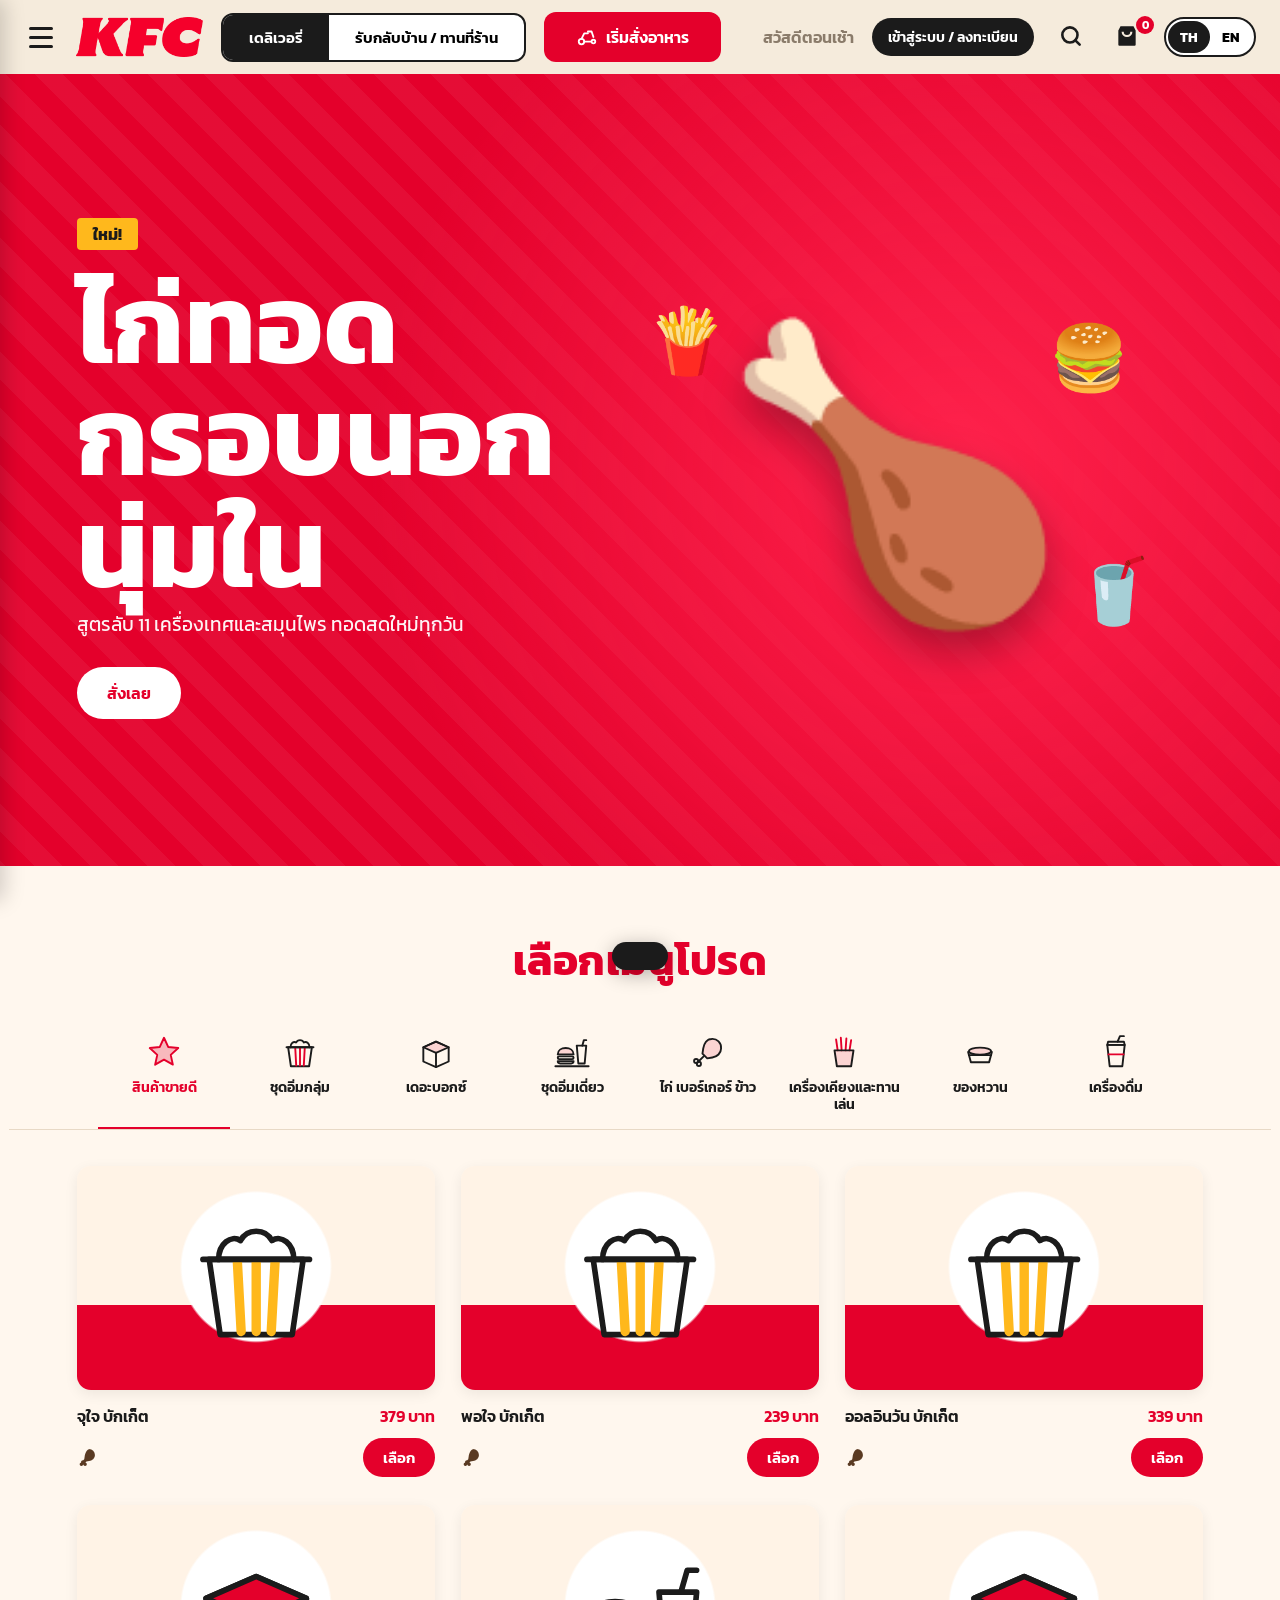
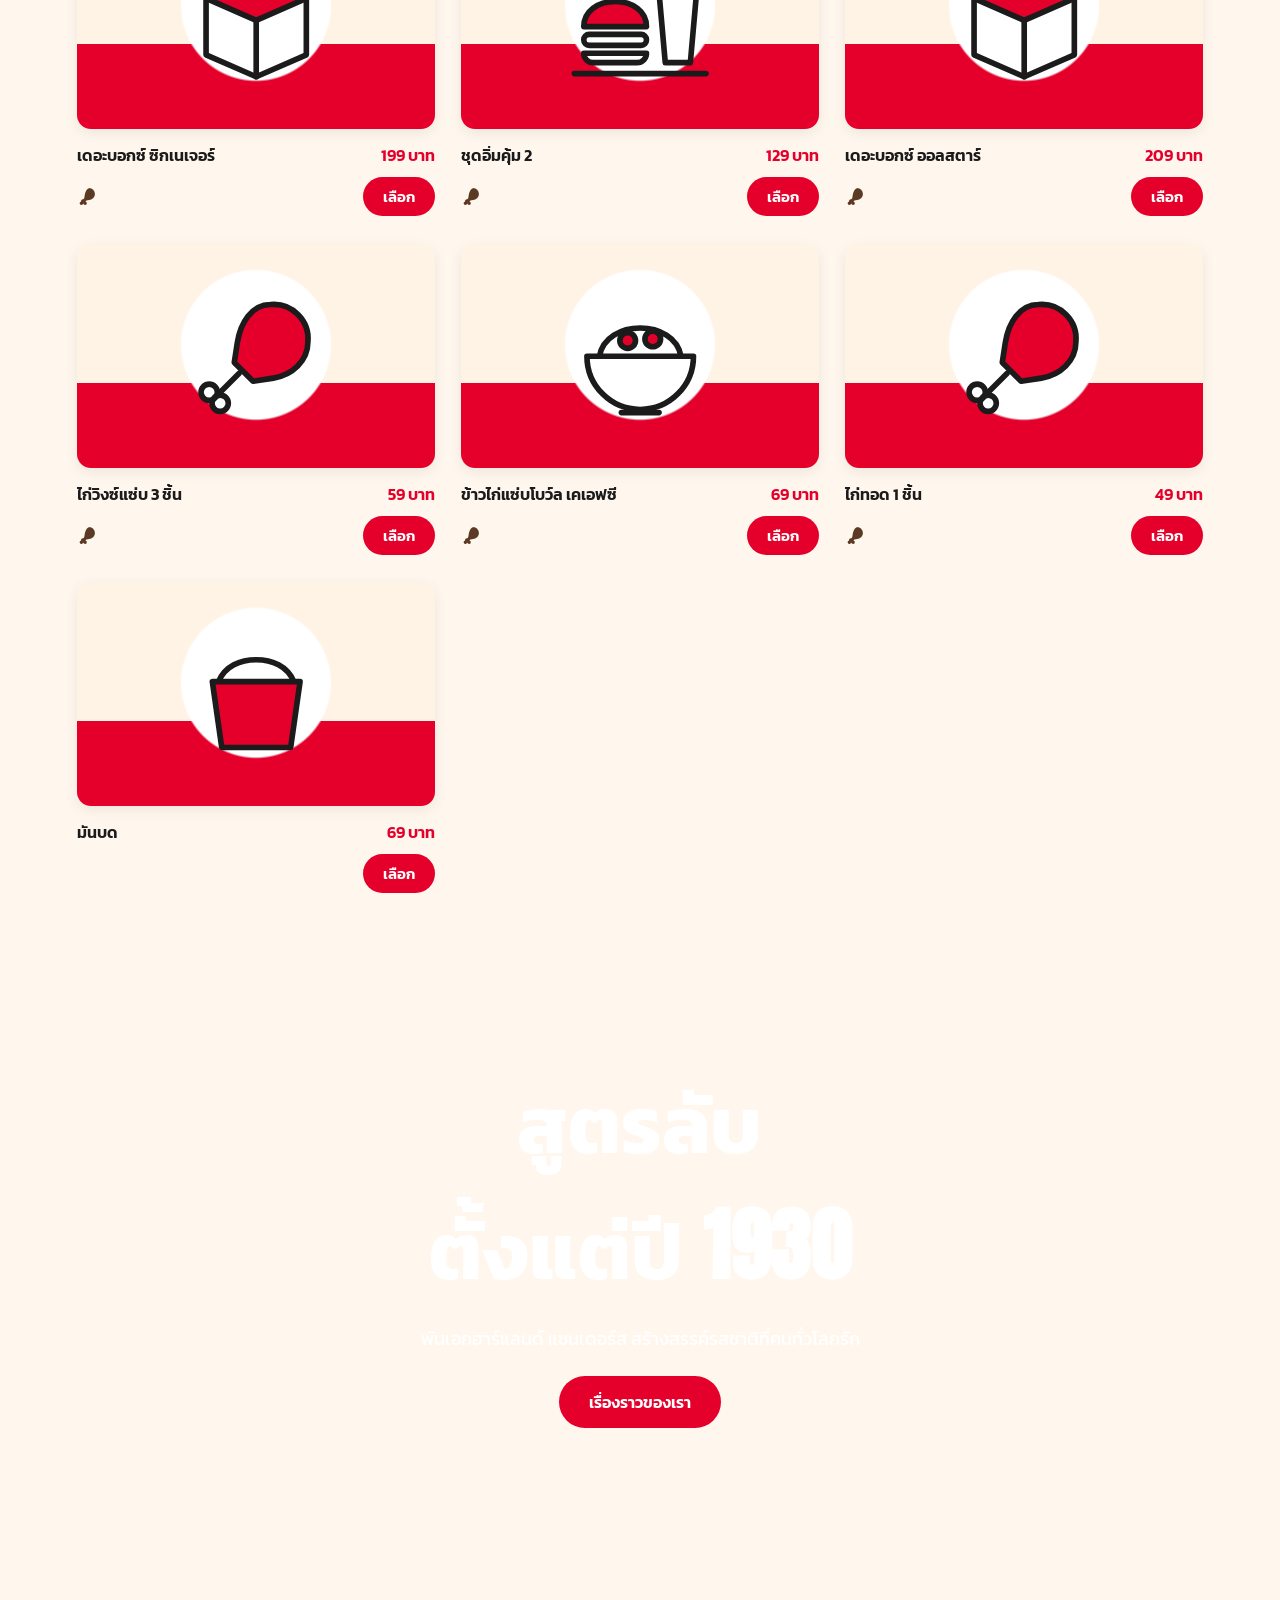
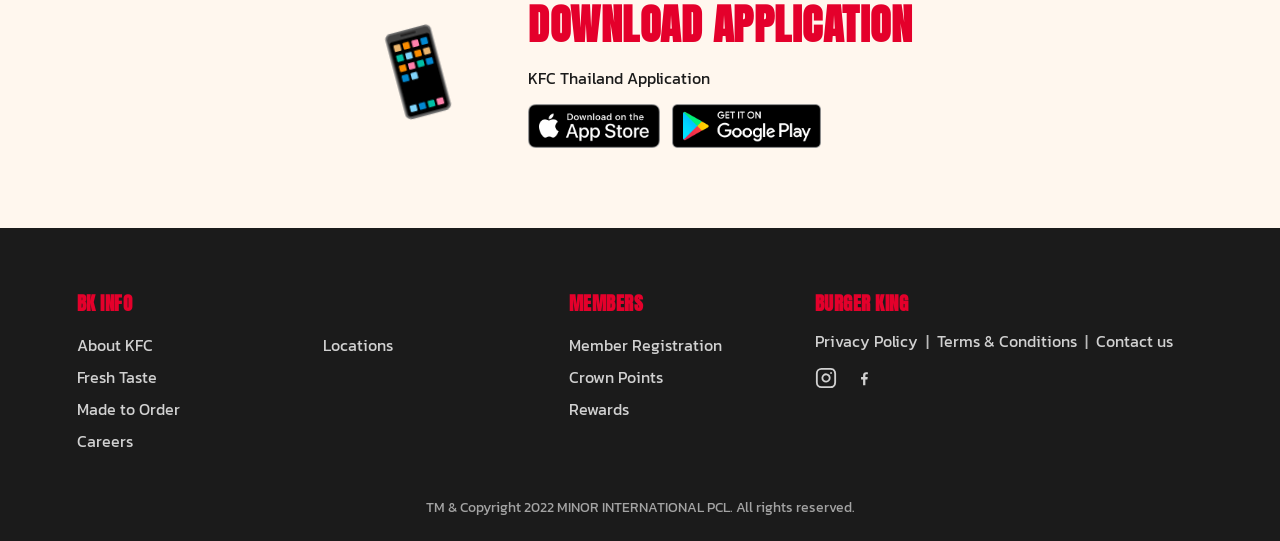
<file: index.html>
<!DOCTYPE html>
<html lang="th">
<head>
<meta charset="UTF-8">
<meta name="viewport" content="width=device-width, initial-scale=1">
<title>KFC ไทย | ไก่ทอดสูตรต้นตำรับ</title>
<link rel="preconnect" href="https://fonts.googleapis.com">
<link href="https://fonts.googleapis.com/css2?family=Anton&family=Kanit:wght@300;400;600;700&display=swap" rel="stylesheet">
<link rel="stylesheet" href="style.css">
</head>
<body>
<header class="header" id="header">
  <div class="header__left">
    <button class="burger" id="burger" aria-label="เมนู"><span></span><span></span><span></span></button>
    <a href="#" class="logo" id="logoTrigger" aria-label="KFC"><img src="Homepage/images/kfclogo.png" onerror="this.src='kfclogo.png'" alt="KFC"></a>
    <div class="seg" id="seg">
      <button class="seg__btn active" data-i18n="delivery" data-mode="delivery">เดลิเวอรี่</button>
      <button class="seg__btn" data-i18n="pickup" data-mode="pickup">รับกลับบ้าน / ทานที่ร้าน</button>
    </div>
    <a href="#menu" class="btn btn--order"><svg viewBox="0 0 24 24" width="22" height="22" fill="none" stroke="currentColor" stroke-width="2" stroke-linecap="round" stroke-linejoin="round"><circle cx="6" cy="17" r="3"/><circle cx="19" cy="17" r="2"/><path d="M9 17h7M13 6h4l2 6M6 14l3-6h4"/></svg><span data-i18n="order">เริ่มสั่งอาหาร</span></a>
  </div>
  <div class="header__right">
    <span class="greet" id="greet">สวัสดีตอนบ่าย</span>
    <button class="pill" id="loginBtn" data-i18n="login">เข้าสู่ระบบ / ลงทะเบียน</button>
    <button class="icon" aria-label="ค้นหา" id="searchBtn"><svg viewBox="0 0 24 24" width="26" height="26" fill="none" stroke="currentColor" stroke-width="2.4" stroke-linecap="round"><circle cx="11" cy="11" r="7"/><path d="M20 20l-4-4"/></svg></button>
    <button class="icon bag" id="cartBtn" aria-label="ตะกร้า"><svg viewBox="0 0 24 24" width="26" height="26" fill="currentColor"><path d="M6 3h12l2 4v13a1 1 0 0 1-1 1H5a1 1 0 0 1-1-1V7l2-4zm1 5a5 5 0 0 0 10 0H15a3 3 0 0 1-6 0H7z"/></svg><em id="cartCount">0</em></button>
    <div class="lang" id="lang"><button class="on" data-lang="th">TH</button><button data-lang="en">EN</button></div>
  </div>
  <div class="searchbar" id="searchbar">
    <label class="searchbox"><svg viewBox="0 0 24 24" width="22" height="22" fill="none" stroke="currentColor" stroke-width="2.6" stroke-linecap="round"><circle cx="11" cy="11" r="7"/><path d="M20 20l-4-4"/></svg><input id="searchInput" type="text" placeholder="ค้นหาเมนู" data-ph="search"></label>
    <button class="cancel" id="searchCancel" data-i18n="cancel">ยกเลิก</button>
  </div>
  <nav class="nav" id="nav"><a href="#menu" data-i18n="nav_menu">เมนู</a><a href="#app" data-i18n="nav_app">แอป KFC</a></nav>
</header>

<!-- แถบเลื่อนด้านซ้ายเมื่อกดปุ่มเมนู 3 ขีด -->
<div class="drawer-backdrop" id="drawerBackdrop"></div>
<aside class="logo-drawer" id="logoDrawer" aria-hidden="true">
  <div class="logo-drawer__header">
    <button class="logo-drawer__close" id="drawerClose" aria-label="ปิดเมนู">✕</button>
    <div class="lang lang--drawer" id="drawerLang">
      <button class="on" data-lang="th">TH</button>
      <button data-lang="en">EN</button>
    </div>
  </div>

  <div class="logo-drawer__auth">
    <button class="pill" id="drawerLoginBtn" data-i18n="login">เข้าสู่ระบบ / ลงทะเบียน</button>
  </div>

  <div class="logo-drawer__seg">
    <div class="seg" id="drawerSeg">
      <button class="seg__btn active" data-i18n="delivery" data-mode="delivery">เดลิเวอรี่</button>
      <button class="seg__btn" data-i18n="pickup" data-mode="pickup">รับกลับบ้าน / ทานที่ร้าน</button>
    </div>
  </div>

  <ul class="logo-drawer__list">
    <li><a href="#menu" data-i18n="drawer_bestseller">สินค้าขายดี</a></li>
    <li><a href="#menu" data-i18n="drawer_group">ชุดคอมโบ</a></li>
    <li><a href="#menu" data-i18n="drawer_box">เดอะบ็อกซ์</a></li>
    <li><a href="#menu" data-i18n="drawer_setone">ชุดอิ่มคนเดียว</a></li>
    <li><a href="#menu" data-i18n="drawer_cbr">ไก่ทอด / เบอร์เกอร์ / ข้าว</a></li>
    <li><a href="#menu" data-i18n="drawer_snacks">ของทานเล่น</a></li>
    <li><a href="#menu" data-i18n="drawer_sweets">ของหวาน</a></li>
    <li><a href="#menu" data-i18n="drawer_drinks">เครื่องดื่ม</a></li>
  </ul>
</aside>

<section class="hero">
  <div class="hero__bg" data-parallax="0.3"></div>
  <div class="hero__text reveal">
    <span class="tag" data-i18n="hero_tag">ใหม่!</span>
    <h1 data-i18n="hero_title">ไก่ทอด<br>กรอบนอก<br>นุ่มใน</h1>
    <p data-i18n="hero_desc">สูตรลับ 11 เครื่องเทศและสมุนไพร ทอดสดใหม่ทุกวัน</p>
    <a href="#menu" class="btn btn--primary" data-i18n="hero_order">สั่งเลย</a>
  </div>
  <div class="hero__art" data-parallax="-0.15"><span class="bucket">🍗</span><span class="float f1">🍟</span><span class="float f2">🥤</span><span class="float f3">🍔</span></div>
</section>

<section class="categories" id="menu">
  <h2 class="title reveal" data-i18n="menu_title">เลือกเมนูโปรด</h2>
  <div class="cat-list" id="catList" role="tablist"></div>
  <div class="products" id="products"></div>
</section>

<section class="parallax-band" data-parallax-bg>
  <div class="reveal"><h2>สูตรลับ<br>ตั้งแต่ปี 1930</h2><p>พันเอกฮาร์แลนด์ แซนเดอร์ส สร้างสรรค์รสชาติที่คนทั่วโลกรัก</p><a href="#menu" class="btn btn--primary">เรื่องราวของเรา</a></div>
</section>

<section class="app" id="app">
  <div class="app__mockup reveal">
    <div class="phone-tilt">📱</div>
  </div>
  <div class="app__text reveal">
    <h2>Download Application</h2>
    <p>KFC Thailand Application</p>
    <div class="app__buttons">
      <a href="#" class="store-badge" aria-label="Download on the App Store">
        <img src="Homepage/images/AppStore.png" alt="App Store">
      </a>
      <a href="#" class="store-badge" aria-label="Get it on Google Play">
        <img src="Homepage/images/GooglePlay.png" alt="Google Play">
      </a>
    </div>
  </div>
</section>

<footer class="footer">
  <div class="cols">
    <div>
      <h4>BK INFO</h4>
      <a href="#">About KFC</a>
      <a href="#">Fresh Taste</a>
      <a href="#">Made to Order</a>
      <a href="#">Careers</a>
    </div>
    <div>
      <h4 style="visibility: hidden; margin-bottom: 12px;">Hidden</h4>
      <a href="#">Locations</a>
    </div>
    <div>
      <h4>Members</h4>
      <a href="#" id="footerMemberReg">Member Registration</a>
      <a href="#">Crown Points</a>
      <a href="#">Rewards</a>
    </div>
    <div>
      <h4>BURGER KING</h4>
      <div class="footer-bottom-links">
        <a href="#">Privacy Policy</a> <span class="divider">|</span> 
        <a href="#">Terms &amp; Conditions</a> <span class="divider">|</span> 
        <a href="#">Contact us</a>
      </div>
      <div class="social-icons">
        <a href="#" aria-label="Instagram"><svg viewBox="0 0 24 24" width="22" height="22" fill="none" stroke="currentColor" stroke-width="2" stroke-linecap="round" stroke-linejoin="round"><rect x="2" y="2" width="20" height="20" rx="5" ry="5"></rect><path d="M16 11.37A4 4 0 1 1 12.63 8 4.04 4.04 0 0 1 16 11.37z"></path><line x1="17.5" y1="6.5" x2="17.51" y2="6.5"></line></svg></a>
        <a href="#" aria-label="Facebook"><svg viewBox="0 0 24 24" width="22" height="22" fill="currentColor"><path d="M13.5 20v-6.5h2.2l.4-2.6h-2.6V9.3c0-.8.3-1.3 1.4-1.3h1.3V5.7c-.2 0-1-.1-1.9-.1-2 0-3.3 1.2-3.3 3.4v1.9H8.8v2.6H11V20z"/></svg></a>
      </div>
    </div>
  </div>
  <p class="copy">TM &amp; Copyright 2022 MINOR INTERNATIONAL PCL. All rights reserved.</p>
</footer>

<section class="login" id="login" aria-hidden="true">
  <div class="login__top">
    <a href="#" class="login__logo"><img src="Homepage/images/kfclogo.png" onerror="this.src='kfclogo.png'" alt="KFC"></a>
    <div class="lang lang--login" id="lang2">
      <button class="on" data-lang="th">TH</button>
      <button data-lang="en">EN</button>
    </div>
  </div>
  <button class="login__back" id="loginBack" aria-label="กลับ"><svg viewBox="0 0 24 24" width="30" height="30" fill="none" stroke="currentColor" stroke-width="3" stroke-linecap="round" stroke-linejoin="round"><path d="M15 5l-7 7 7 7"/></svg></button>
  <form class="login__box" id="loginForm" onsubmit="return false">
    <h2 data-i18n="welcome">ยินดีต้อนรับสู่ KFC</h2>
    <input type="tel" id="phone" placeholder="เบอร์โทรศัพท์" data-ph="phone" autocomplete="tel">
    <button class="btn btn--wide btn--primary" id="signin" data-i18n="signin">ลงชื่อเข้าใช้</button>
    <p class="or" data-i18n="or">หรือ</p>
    <button class="btn btn--wide btn--social" id="btnFacebook" type="button"><svg width="24" height="24" viewBox="0 0 24 24"><circle cx="12" cy="12" r="11" fill="#1877f2"/><path d="M13.5 20v-6.5h2.2l.4-2.6h-2.6V9.3c0-.8.3-1.3 1.4-1.3h1.3V5.7c-.2 0-1-.1-1.9-.1-2 0-3.3 1.2-3.3 3.4v1.9H8.8v2.6H11V20z" fill="#fff"/></svg>Sign in with Facebook</button>
    <button class="btn btn--wide btn--social" id="btnGoogle" type="button"><svg width="22" height="22" viewBox="0 0 48 48"><path fill="#EA4335" d="M24 9.5c3.5 0 6.6 1.2 9 3.5l6.7-6.7C35.6 2.4 30.2 0 24 0 14.6 0 6.5 5.4 2.6 13.2l7.8 6.1C12.3 13.6 17.7 9.5 24 9.5z"/><path fill="#4285F4" d="M46.5 24.5c0-1.6-.1-3.1-.4-4.5H24v9h12.7c-.6 3-2.3 5.5-4.8 7.2l7.6 5.9c4.5-4.1 7-10.2 7-17.6z"/><path fill="#FBBC05" d="M10.4 28.7A14.5 14.5 0 0 1 9.5 24c0-1.6.3-3.2.9-4.7l-7.8-6.1A24 24 0 0 0 0 24c0 3.9.9 7.5 2.6 10.8z"/><path fill="#34A853" d="M24 48c6.5 0 11.9-2.1 15.9-5.8l-7.6-5.9c-2.1 1.4-4.9 2.3-8.3 2.3-6.3 0-11.7-4.1-13.6-9.8l-7.8 6.1C6.5 42.6 14.6 48 24 48z"/></svg>Sign in with Google</button>
    <p class="noacc" data-i18n="noacc">ไม่มีบัญชีผู้ใช้</p>
    <button class="btn btn--wide btn--outline-red" id="registerBtn" type="button" data-i18n="register">สมัครบัญชีผู้ใช้</button>
    <p class="guest"><span data-i18n="guest1">เริ่มใช้งานแบบ</span> <a href="#" id="guest" data-i18n="guest2">ผู้ใช้ชั่วคราว</a></p>
    <a href="#" class="forgot" id="forgotLink" data-i18n="forgot">ลืมรหัสผ่าน?</a>
    <p class="msg" id="loginMsg"></p>
  </form>
</section>

<div class="toast" id="toast"></div>

<script src="script.js"></script>
</body>
</html>
</file>
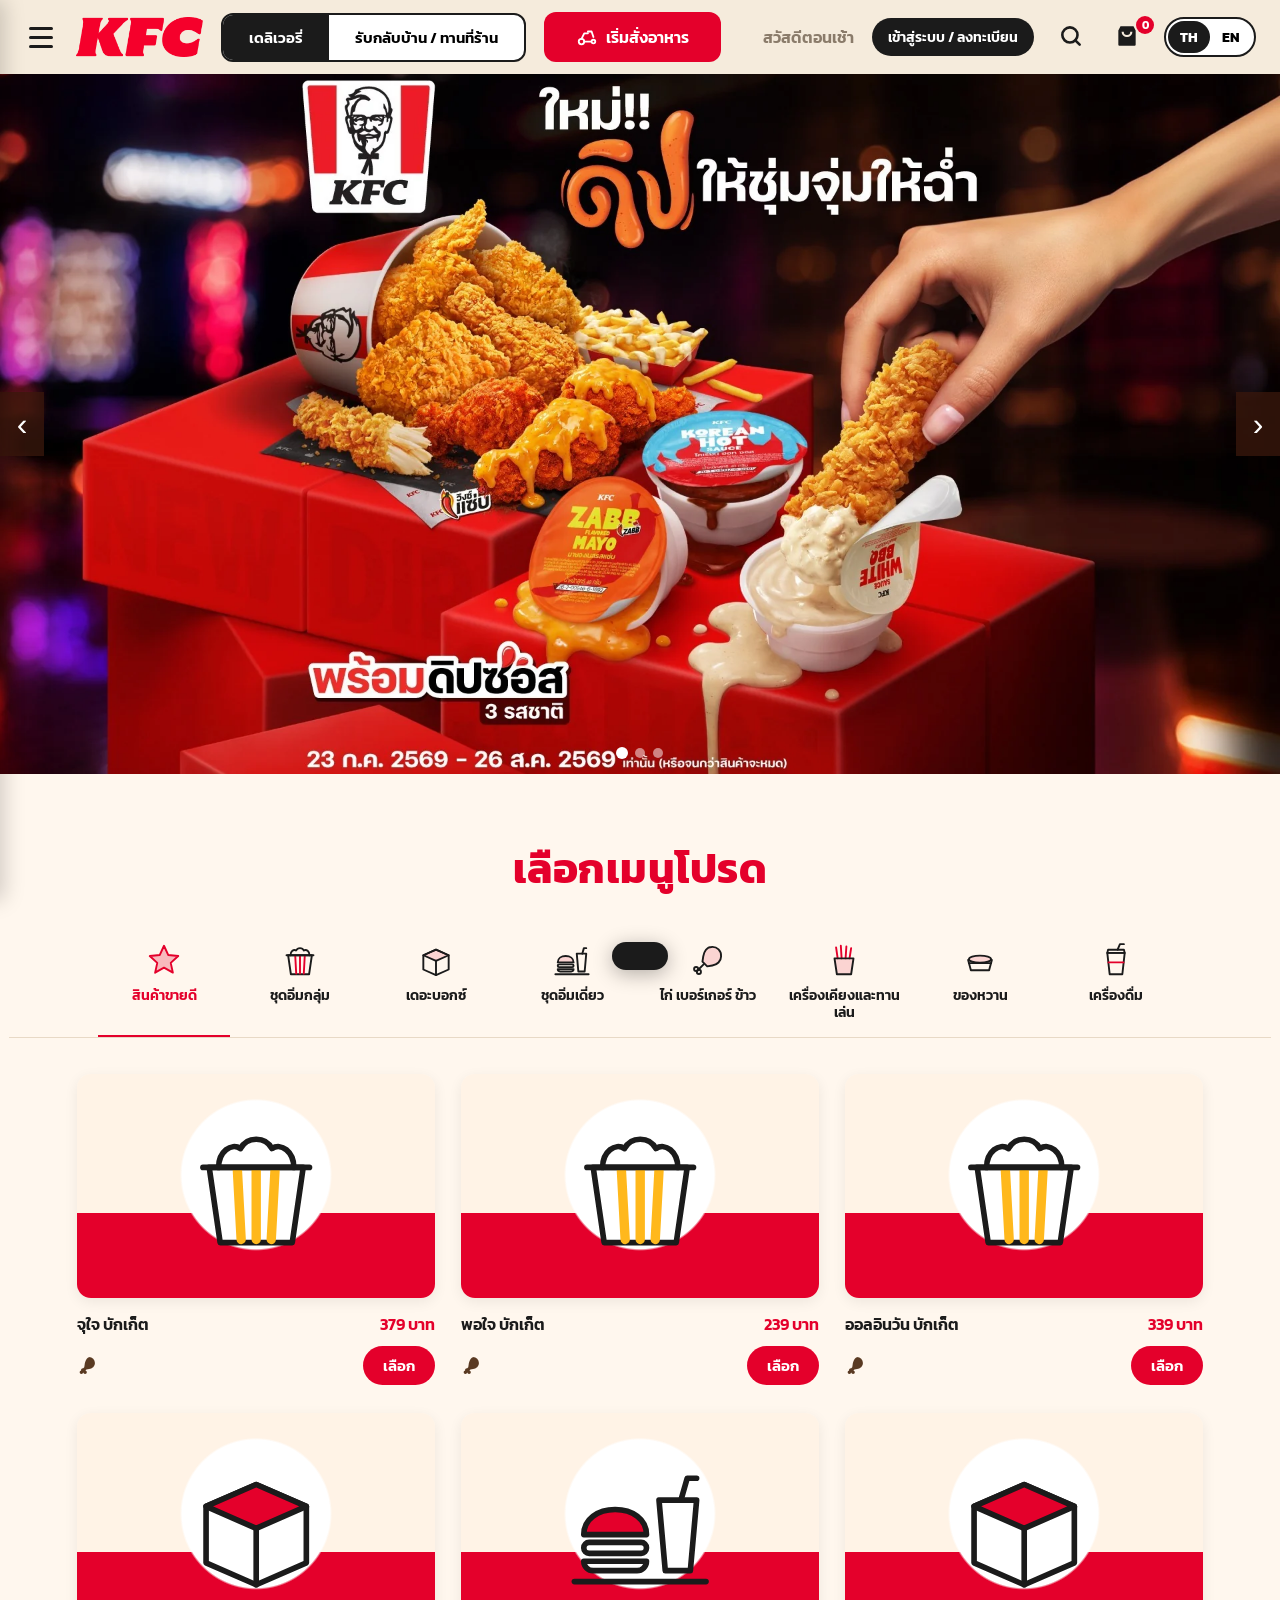
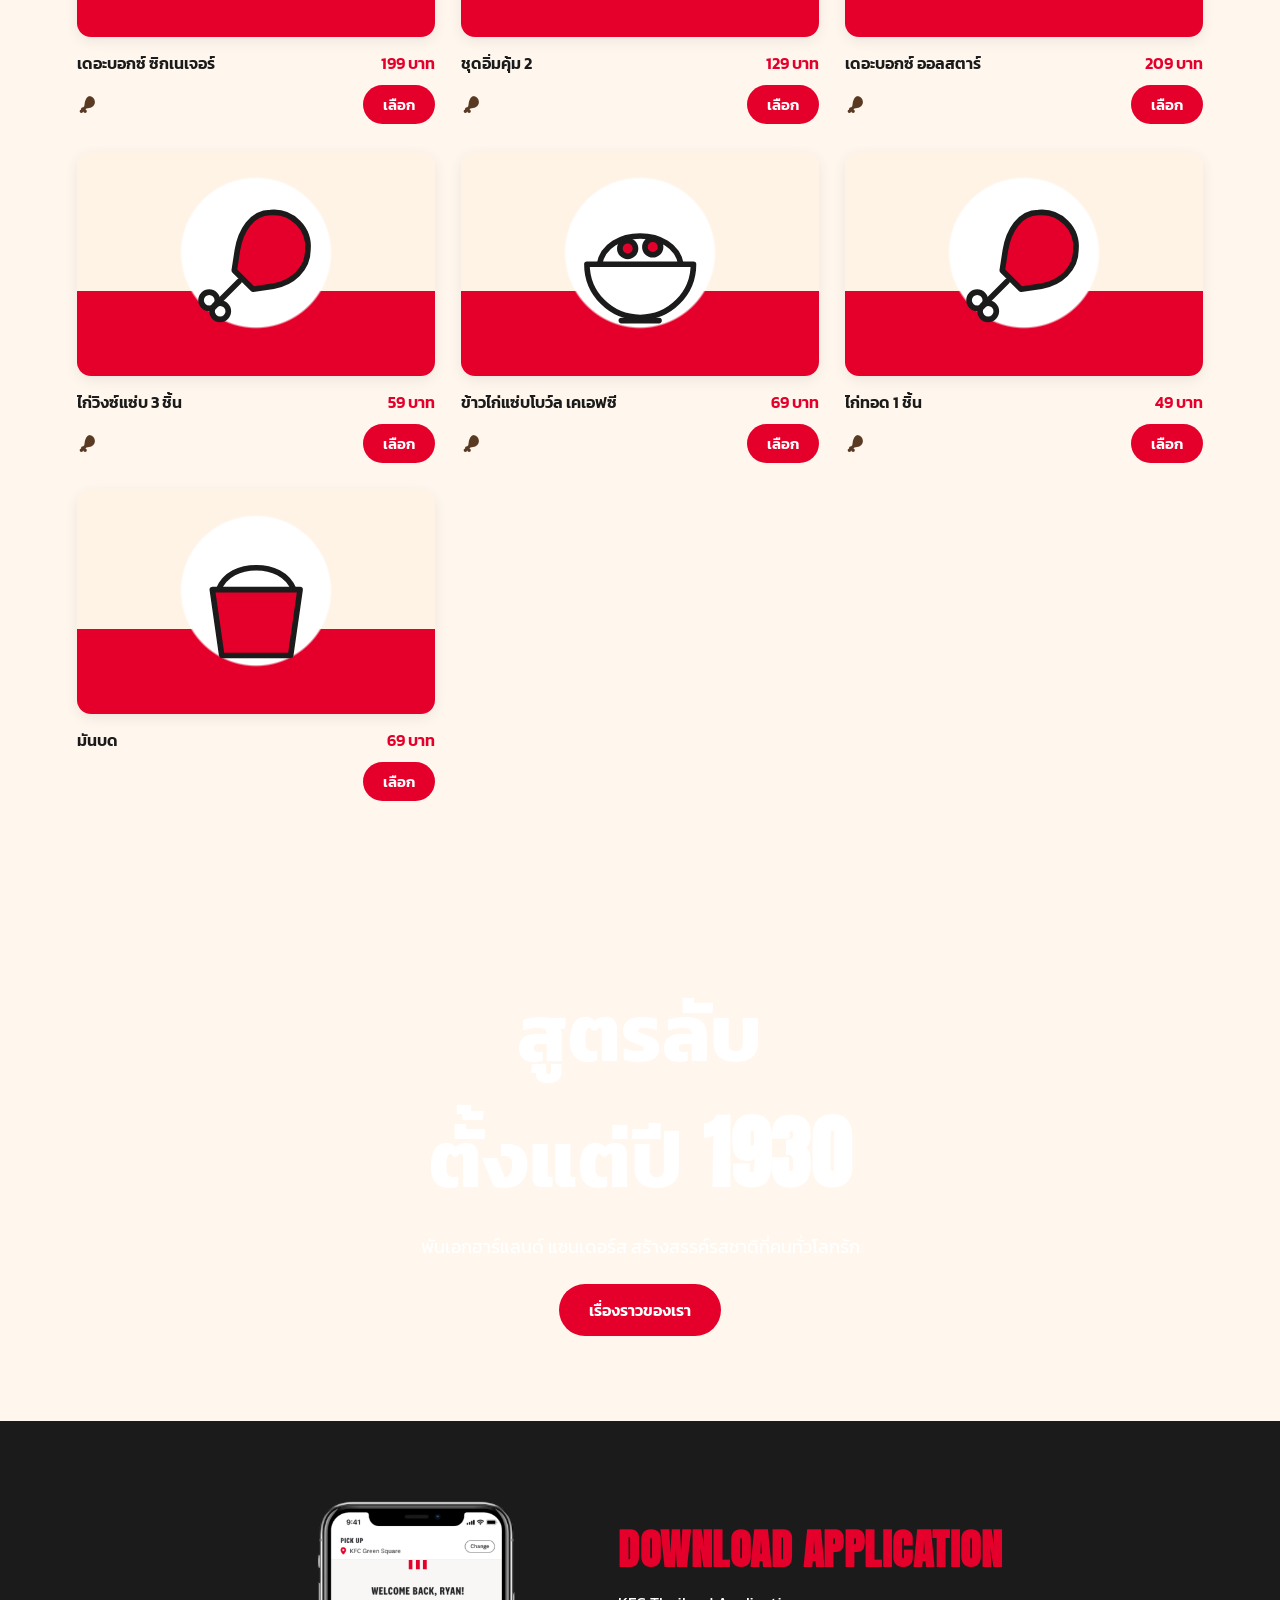
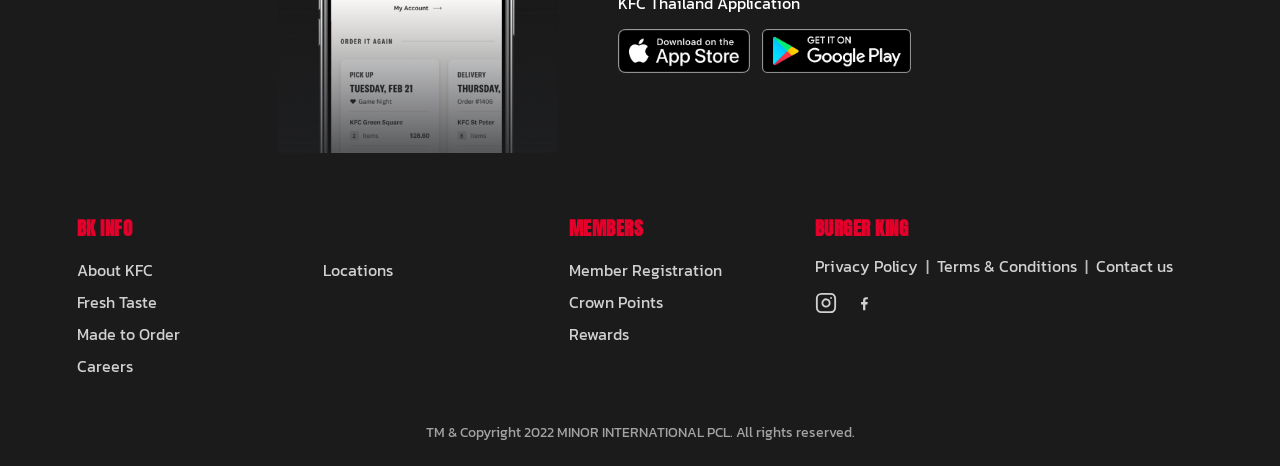
<file: Homepage/index.html>
<!DOCTYPE html>
<html lang="th">
<head>
<meta charset="UTF-8">
<meta name="viewport" content="width=device-width, initial-scale=1">
<title>KFC ไทย | ไก่ทอดสูตรต้นตำรับ</title>
<link rel="preconnect" href="https://fonts.googleapis.com">
<link href="https://fonts.googleapis.com/css2?family=Anton&family=Kanit:wght@300;400;600;700&display=swap" rel="stylesheet">
<link rel="stylesheet" href="css/style.css">
</head>
<body>
<header class="header" id="header">
  <div class="header__left">
    <button class="burger" id="burger" aria-label="เมนู"><span></span><span></span><span></span></button>
    <a href="#" class="logo" id="logoTrigger" aria-label="KFC"><img src="images/kfclogo.png" alt="KFC"></a>
    <div class="seg" id="seg">
      <button class="seg__btn active" data-i18n="delivery" data-mode="delivery">เดลิเวอรี่</button>
      <button class="seg__btn" data-i18n="pickup" data-mode="pickup">รับกลับบ้าน / ทานที่ร้าน</button>
    </div>
    <a href="#menu" class="btn btn--order"><svg viewBox="0 0 24 24" width="22" height="22" fill="none" stroke="currentColor" stroke-width="2" stroke-linecap="round" stroke-linejoin="round"><circle cx="6" cy="17" r="3"/><circle cx="19" cy="17" r="2"/><path d="M9 17h7M13 6h4l2 6M6 14l3-6h4"/></svg><span data-i18n="order">เริ่มสั่งอาหาร</span></a>
  </div>
  <div class="header__right">
    <span class="greet" id="greet">สวัสดีตอนบ่าย</span>
    <button class="pill" id="loginBtn" data-i18n="login">เข้าสู่ระบบ / ลงทะเบียน</button>
    <button class="icon" aria-label="ค้นหา" id="searchBtn"><svg viewBox="0 0 24 24" width="26" height="26" fill="none" stroke="currentColor" stroke-width="2.4" stroke-linecap="round"><circle cx="11" cy="11" r="7"/><path d="M20 20l-4-4"/></svg></button>
    <button class="icon bag" id="cartBtn" aria-label="ตะกร้า"><svg viewBox="0 0 24 24" width="26" height="26" fill="currentColor"><path d="M6 3h12l2 4v13a1 1 0 0 1-1 1H5a1 1 0 0 1-1-1V7l2-4zm1 5a5 5 0 0 0 10 0H15a3 3 0 0 1-6 0H7z"/></svg><em id="cartCount">0</em></button>
    <div class="lang" id="lang"><button class="on" data-lang="th">TH</button><button data-lang="en">EN</button></div>
  </div>
  <div class="searchbar" id="searchbar">
    <label class="searchbox"><svg viewBox="0 0 24 24" width="22" height="22" fill="none" stroke="currentColor" stroke-width="2.6" stroke-linecap="round"><circle cx="11" cy="11" r="7"/><path d="M20 20l-4-4"/></svg><input id="searchInput" type="text" placeholder="ค้นหาเมนู" data-ph="search"></label>
    <button class="cancel" id="searchCancel" data-i18n="cancel">ยกเลิก</button>
  </div>
  <nav class="nav" id="nav"><a href="#menu" data-i18n="nav_menu">เมนู</a><a href="#app" data-i18n="nav_app">แอป KFC</a></nav>
</header>

<!-- แถบเลื่อนด้านซ้ายเมื่อกดปุ่มเมนู 3 ขีด -->
<div class="drawer-backdrop" id="drawerBackdrop"></div>
<aside class="logo-drawer" id="logoDrawer" aria-hidden="true">
  <div class="logo-drawer__header">
    <button class="logo-drawer__close" id="drawerClose" aria-label="ปิดเมนู">✕</button>
  </div>


  <ul class="logo-drawer__list">
    <li><a href="#menu" data-i18n="drawer_bestseller">สินค้าขายดี</a></li>
    <li><a href="#menu" data-i18n="drawer_group">ชุดคอมโบ</a></li>
    <li><a href="#menu" data-i18n="drawer_box">เดอะบ็อกซ์</a></li>
    <li><a href="#menu" data-i18n="drawer_setone">ชุดอิ่มคนเดียว</a></li>
    <li><a href="#menu" data-i18n="drawer_cbr">ไก่ทอด / เบอร์เกอร์ / ข้าว</a></li>
    <li><a href="#menu" data-i18n="drawer_snacks">ของทานเล่น</a></li>
    <li><a href="#menu" data-i18n="drawer_sweets">ของหวาน</a></li>
    <li><a href="#menu" data-i18n="drawer_drinks">เครื่องดื่ม</a></li>
  </ul>
</aside>


<section class="hero-slider" id="heroSlider">
  <div class="hero-slider__track" id="heroTrack">
    <div class="hero-slider__slide"><img src="images/promotion1.webp" alt="โปรโมชัน 1"></div>
    <div class="hero-slider__slide"><img src="images/promotion2.webp" alt="โปรโมชัน 2"></div>
    <div class="hero-slider__slide"><img src="images/promotion4.jpg" alt="โปรโมชัน 3"></div>
  </div>
  <button class="hero-slider__arrow hero-slider__arrow--prev" id="heroPrev" aria-label="ก่อนหน้า">‹</button>
  <button class="hero-slider__arrow hero-slider__arrow--next" id="heroNext" aria-label="ถัดไป">›</button>
  
  <!-- จุดบอกสถานะด้านล่าง -->
  <div class="hero-slider__dots" id="heroDots">
    <span class="active" data-index="0"></span>
    <span data-index="1"></span>
    <span data-index="2"></span>

  </div>
</section>

<section class="categories" id="menu">
  <h2 class="title reveal" data-i18n="menu_title">เลือกเมนูโปรด</h2>
  <div class="cat-list" id="catList" role="tablist"></div>
  <div class="products" id="products"></div>
</section>

<section class="parallax-band" data-parallax-bg>
  <div class="reveal"><h2>สูตรลับ<br>ตั้งแต่ปี 1930</h2><p>พันเอกฮาร์แลนด์ แซนเดอร์ส สร้างสรรค์รสชาติที่คนทั่วโลกรัก</p><a href="#menu" class="btn btn--primary">เรื่องราวของเรา</a></div>
</section>

<section class="app" id="app">
  <div class="app__mockup reveal">
    <!-- ดึงไฟล์รูปโทรศัพท์ที่คุณอัปโหลดมาแสดงผลแบบตั้งตรงปกติ -->
    <img src="images/Phone.webp" alt="KFC App Mockup" class="phone-img">
  </div>
  <div class="app__text reveal">
    <h2>DOWNLOAD APPLICATION</h2>
    <p class="app-subtitle">KFC Thailand Application</p>
    <div class="app__buttons">
      <a href="#" class="store-badge" aria-label="Download on the App Store">
        <img src="images/AppStore.png" alt="App Store">
      </a>
      <a href="#" class="store-badge" aria-label="Get it on Google Play">
        <img src="images/GooglePlay.png" alt="Google Play">
      </a>
    </div>
  </div>
</section>

<footer class="footer">
  <div class="cols">
    <div>
      <h4>BK INFO</h4>
      <a href="#">About KFC</a>
      <a href="#">Fresh Taste</a>
      <a href="#">Made to Order</a>
      <a href="#">Careers</a>
    </div>
    <div>
      <h4 style="visibility: hidden; margin-bottom: 12px;">Hidden</h4>
      <a href="#">Locations</a>
    </div>
    <div>
      <h4>Members</h4>
      <a href="#" id="footerMemberReg">Member Registration</a>
      <a href="#">Crown Points</a>
      <a href="#">Rewards</a>
    </div>
    <div>
      <h4>BURGER KING</h4>
      <div class="footer-bottom-links">
        <a href="#">Privacy Policy</a> <span class="divider">|</span> 
        <a href="#">Terms &amp; Conditions</a> <span class="divider">|</span> 
        <a href="#">Contact us</a>
      </div>
      <div class="social-icons">
        <a href="#" aria-label="Instagram"><svg viewBox="0 0 24 24" width="22" height="22" fill="none" stroke="currentColor" stroke-width="2" stroke-linecap="round" stroke-linejoin="round"><rect x="2" y="2" width="20" height="20" rx="5" ry="5"></rect><path d="M16 11.37A4 4 0 1 1 12.63 8 4.04 4.04 0 0 1 16 11.37z"></path><line x1="17.5" y1="6.5" x2="17.51" y2="6.5"></line></svg></a>
        <a href="#" aria-label="Facebook"><svg viewBox="0 0 24 24" width="22" height="22" fill="currentColor"><path d="M13.5 20v-6.5h2.2l.4-2.6h-2.6V9.3c0-.8.3-1.3 1.4-1.3h1.3V5.7c-.2 0-1-.1-1.9-.1-2 0-3.3 1.2-3.3 3.4v1.9H8.8v2.6H11V20z"/></svg></a>
      </div>
    </div>
  </div>
  <p class="copy">TM &amp; Copyright 2022 MINOR INTERNATIONAL PCL. All rights reserved.</p>
</footer>

<section class="login" id="login" aria-hidden="true">
  <div class="login__top">
    <a href="#" class="login__logo"><img src="images/kfclogo.png" alt="KFC"></a>
    <div class="lang lang--login" id="lang2">
      <button class="on" data-lang="th">TH</button>
      <button data-lang="en">EN</button>
    </div>
  </div>
  <button class="login__back" id="loginBack" aria-label="กลับ"><svg viewBox="0 0 24 24" width="30" height="30" fill="none" stroke="currentColor" stroke-width="3" stroke-linecap="round" stroke-linejoin="round"><path d="M15 5l-7 7 7 7"/></svg></button>
  <form class="login__box" id="loginForm" onsubmit="return false">
    <h2 data-i18n="welcome">ยินดีต้อนรับสู่ KFC</h2>
    <input type="tel" id="phone" placeholder="เบอร์โทรศัพท์" data-ph="phone" autocomplete="tel">
    <button class="btn btn--wide btn--primary" id="signin" data-i18n="signin">ลงชื่อเข้าใช้</button>
    <p class="or" data-i18n="or">หรือ</p>
    <button class="btn btn--wide btn--social" id="btnFacebook" type="button"><svg width="24" height="24" viewBox="0 0 24 24"><circle cx="12" cy="12" r="11" fill="#1877f2"/><path d="M13.5 20v-6.5h2.2l.4-2.6h-2.6V9.3c0-.8.3-1.3 1.4-1.3h1.3V5.7c-.2 0-1-.1-1.9-.1-2 0-3.3 1.2-3.3 3.4v1.9H8.8v2.6H11V20z" fill="#fff"/></svg>Sign in with Facebook</button>
    <button class="btn btn--wide btn--social" id="btnGoogle" type="button"><svg width="22" height="22" viewBox="0 0 48 48"><path fill="#EA4335" d="M24 9.5c3.5 0 6.6 1.2 9 3.5l6.7-6.7C35.6 2.4 30.2 0 24 0 14.6 0 6.5 5.4 2.6 13.2l7.8 6.1C12.3 13.6 17.7 9.5 24 9.5z"/><path fill="#4285F4" d="M46.5 24.5c0-1.6-.1-3.1-.4-4.5H24v9h12.7c-.6 3-2.3 5.5-4.8 7.2l7.6 5.9c4.5-4.1 7-10.2 7-17.6z"/><path fill="#FBBC05" d="M10.4 28.7A14.5 14.5 0 0 1 9.5 24c0-1.6.3-3.2.9-4.7l-7.8-6.1A24 24 0 0 0 0 24c0 3.9.9 7.5 2.6 10.8z"/><path fill="#34A853" d="M24 48c6.5 0 11.9-2.1 15.9-5.8l-7.6-5.9c-2.1 1.4-4.9 2.3-8.3 2.3-6.3 0-11.7-4.1-13.6-9.8l-7.8 6.1C6.5 42.6 14.6 48 24 48z"/></svg>Sign in with Google</button>
    <p class="noacc" data-i18n="noacc">ไม่มีบัญชีผู้ใช้</p>
    <button class="btn btn--wide btn--outline-red" id="registerBtn" type="button" data-i18n="register">สมัครบัญชีผู้ใช้</button>
    <p class="guest"><span data-i18n="guest1">เริ่มใช้งานแบบ</span> <a href="#" id="guest" data-i18n="guest2">ผู้ใช้ชั่วคราว</a></p>
    <a href="#" class="forgot" id="forgotLink" data-i18n="forgot">ลืมรหัสผ่าน?</a>
    <p class="msg" id="loginMsg"></p>
  </form>
</section>

<div class="toast" id="toast"></div>

<script src="js/script.js"></script>
</body>
</html>
</file>
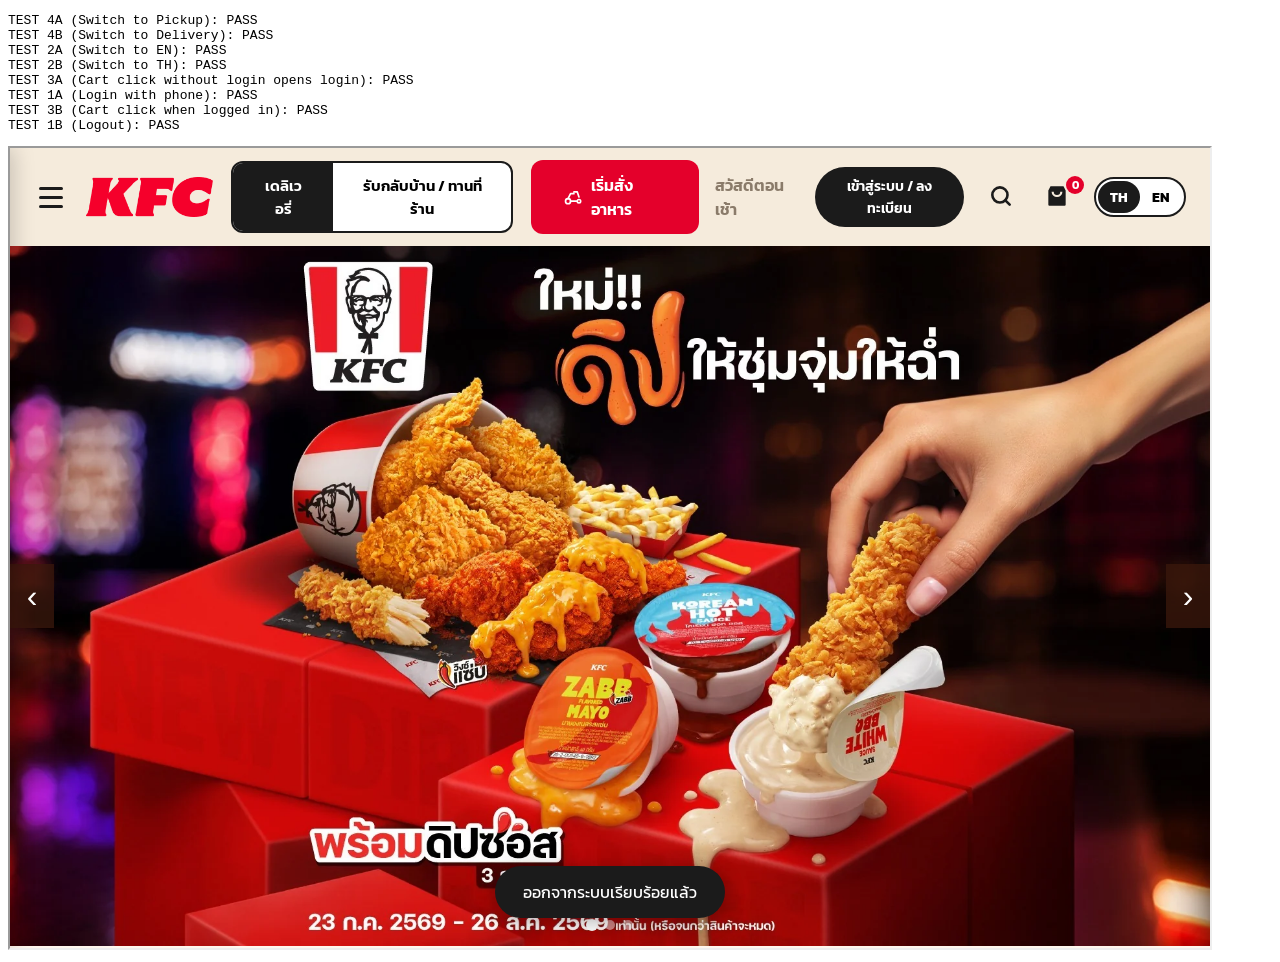
<file: test_runner.html>
<!DOCTYPE html>
<html>
<head><meta charset="utf-8"><title>Test Runner</title></head>
<body>
<div id="output">Running...</div>
<iframe id="appFrame" src="Homepage/index.html" style="width:1200px; height:800px;"></iframe>
<script>
window.onload = function() {
  setTimeout(() => {
    const out = document.getElementById('output');
    try {
      const frame = document.getElementById('appFrame');
      const doc = frame.contentDocument || frame.contentWindow.document;
      const win = frame.contentWindow;

      let log = [];

      // Test 4: Toggle Delivery and Pickup
      const deliveryBtn = doc.querySelector('.seg__btn[data-mode="delivery"]');
      const pickupBtn = doc.querySelector('.seg__btn[data-mode="pickup"]');
      
      pickupBtn.click();
      const test4a = pickupBtn.classList.contains('active') && !deliveryBtn.classList.contains('active');
      log.push('TEST 4A (Switch to Pickup): ' + (test4a ? 'PASS' : 'FAIL'));

      deliveryBtn.click();
      const test4b = deliveryBtn.classList.contains('active') && !pickupBtn.classList.contains('active');
      log.push('TEST 4B (Switch to Delivery): ' + (test4b ? 'PASS' : 'FAIL'));

      // Test 2: Language Switch
      const enBtn = doc.querySelector('#lang button[data-lang="en"]');
      const thBtn = doc.querySelector('#lang button[data-lang="th"]');
      
      enBtn.click();
      const test2a = doc.documentElement.lang === 'en' && doc.querySelector('.card h3').textContent.includes('Jujai Bucket');
      log.push('TEST 2A (Switch to EN): ' + (test2a ? 'PASS' : 'FAIL'));

      thBtn.click();
      const test2b = doc.documentElement.lang === 'th' && doc.querySelector('.card h3').textContent.includes('จุใจ บักเก็ต');
      log.push('TEST 2B (Switch to TH): ' + (test2b ? 'PASS' : 'FAIL'));

      // Test 3: Cart Click when NOT logged in -> opens Login modal
      win.localStorage.clear();
      const cartBtn = doc.getElementById('cartBtn');
      const loginModal = doc.getElementById('login');
      cartBtn.click();
      const test3a = loginModal.classList.contains('open');
      log.push('TEST 3A (Cart click without login opens login): ' + (test3a ? 'PASS' : 'FAIL'));

      // Test 1: Login
      const phoneInput = doc.getElementById('phone');
      const signinBtn = doc.getElementById('signin');
      const loginBtn = doc.getElementById('loginBtn');
      phoneInput.value = '0812345678';
      signinBtn.click();
      const test1a = !loginModal.classList.contains('open') && loginBtn.textContent.includes('0812345678');
      log.push('TEST 1A (Login with phone): ' + (test1a ? 'PASS' : 'FAIL'));

      // Test 3B: Cart click when logged in -> does NOT open login modal
      cartBtn.click();
      const test3b = !loginModal.classList.contains('open');
      log.push('TEST 3B (Cart click when logged in): ' + (test3b ? 'PASS' : 'FAIL'));

      // Test 1B: Logout
      loginBtn.click();
      const test1b = loginBtn.textContent.includes('เข้าสู่ระบบ');
      log.push('TEST 1B (Logout): ' + (test1b ? 'PASS' : 'FAIL'));

      out.innerHTML = '<pre>' + log.join('\n') + '</pre>';
    } catch (err) {
      out.innerHTML = '<pre>ERROR: ' + err.message + '</pre>';
    }
  }, 800);
};
</script>
</body>
</html>
</file>
<file: style.css>
* {
  box-sizing: border-box;
  margin: 0;
}

html {
  scroll-behavior: smooth;
}

body {
  font-family: "Kanit", sans-serif;
  color: #1b1b1b;
  background: #fff7ee;
  overflow-x: hidden;
}

a {
  color: inherit;
  text-decoration: none;
}

section {
  padding: 80px 6%;
}

h1, h2, h3, h4, .logo {
  font-family: "Anton", "Kanit", sans-serif;
  text-transform: uppercase;
  letter-spacing: 0.5px;
}

.title {
  font-size: 2.6rem;
  text-align: center;
  margin-bottom: 36px;
  color: #e4002b;
}

.btn {
  font: 600 1rem "Kanit", sans-serif;
  padding: 12px 28px;
  border-radius: 50px;
  border: 2px solid transparent;
  cursor: pointer;
  display: inline-block;
  transition: all 0.25s;
}
.btn--primary {
  background: #e4002b;
  color: #fff;
}
.btn--primary:hover {
  background: rgb(69.4117647059%, 0%, 13.0908152735%);
  transform: scale(1.06);
}
.btn--outline {
  border-color: #fff;
  color: #fff;
  background: none;
  margin-left: 10px;
}
.btn--outline:hover {
  background: #fff;
  color: #e4002b;
}
.btn--ghost {
  background: none;
  border-color: #1b1b1b;
}
.btn--ghost:hover {
  background: #1b1b1b;
  color: #fff;
}
.btn--dark {
  background: #1b1b1b;
  color: #fff;
}
.btn--dark:hover {
  background: #444;
}
.btn--cart {
  background: #e4002b;
  color: #fff;
  padding: 10px 18px;
}

.header {
  position: sticky;
  top: 0;
  z-index: 50;
  display: flex;
  flex-direction: row;
  justify-content: space-between;
  align-items: center;
  gap: 16px;
  padding: 12px 24px;
  background: #f5ebdc;
  transition: box-shadow 0.3s, padding 0.3s;
}
.header.scrolled {
  box-shadow: 0 4px 18px rgba(0, 0, 0, 0.15);
  padding: 7px 24px;
}
.header__left, .header__right {
  display: flex;
  flex-direction: row;
  justify-content: center;
  align-items: center;
  gap: 18px;
}
.header .burger {
  width: 34px;
  height: 34px;
  background: none;
  border: 0;
  cursor: pointer;
  display: flex;
  flex-direction: column;
  justify-content: center;
  align-items: center;
  gap: 6px;
}
.header .burger span {
  width: 24px;
  height: 3px;
  background: #1b1b1b;
  border-radius: 3px;
  transition: transform 0.3s, opacity 0.3s;
}
.header .burger.open span:nth-child(1) {
  transform: translateY(9px) rotate(45deg);
}
.header .burger.open span:nth-child(2) {
  opacity: 0;
}
.header .burger.open span:nth-child(3) {
  transform: translateY(-9px) rotate(-45deg);
}
.header .logo {
  display: flex;
  flex-direction: row;
  justify-content: center;
  align-items: center;
  transition: transform 0.3s;
  cursor: default; /* กำหนดให้โลโก้ไม่มีเคอร์เซอร์คลิก */
}
.header .logo img {
  height: 40px;
  display: block;
}
.header .seg {
  display: flex;
  border: 2px solid #1b1b1b;
  border-radius: 12px;
  overflow: hidden;
  background: #fff;
}
.header .seg__btn {
  font: 600 0.95rem "Kanit", sans-serif;
  padding: 11px 26px;
  border: 0;
  background: none;
  cursor: pointer;
  transition: background 0.3s, color 0.3s;
}
.header .seg__btn.active {
  background: #1b1b1b;
  color: #fff;
}
.header .seg__btn:not(.active):hover {
  background: #eee;
}
.header .btn--order {
  background: #e4002b;
  color: #fff;
  border-radius: 12px;
  padding: 11px 30px;
  display: flex;
  flex-direction: row;
  justify-content: center;
  align-items: center;
  gap: 8px;
}
.header .btn--order:hover {
  background: rgb(73.4117647059%, 0%, 13.8452012384%);
  transform: scale(1.05);
}
.header .greet {
  color: #8a7b6a;
  font-weight: 600;
}
.header .pill {
  background: #1b1b1b;
  color: #fff;
  border: 0;
  border-radius: 50px;
  padding: 8px 16px;
  font: 600 0.9rem "Kanit", sans-serif;
  cursor: pointer;
  transition: background 0.25s;
}
.header .pill:hover {
  background: #e4002b;
}
.header .icon {
  background: none;
  border: 0;
  cursor: pointer;
  color: #1b1b1b;
  position: relative;
  transition: transform 0.25s, color 0.25s;
}
.header .icon:hover {
  transform: scale(1.18);
  color: #e4002b;
}
.header .bag em {
  position: absolute;
  top: -6px;
  right: -8px;
  background: #e4002b;
  color: #fff;
  font: 700 0.7rem "Kanit", sans-serif;
  min-width: 18px;
  height: 18px;
  border-radius: 9px;
  display: flex;
  flex-direction: row;
  justify-content: center;
  align-items: center;
  font-style: normal;
}
.header .lang {
  display: flex;
  border: 2px solid #1b1b1b;
  border-radius: 50px;
  padding: 2px;
  background: #fff;
}
.header .lang button {
  border: 0;
  background: none;
  font: 700 0.85rem "Kanit", sans-serif;
  padding: 6px 12px;
  border-radius: 50px;
  cursor: pointer;
  transition: all 0.3s;
}
.header .lang button.on {
  background: #1b1b1b;
  color: #fff;
}

/* ซ่อน nav เมนูแบบเดิม */
.header .nav {
  display: none !important;
}

/* ช่องค้นหาชิดขวา และซ่อนข้อความด้านหลังเมื่อเปิดใช้งาน */
.header .searchbar {
  position: absolute;
  inset: auto 0 0 auto;
  top: 0;
  bottom: 0;
  width: auto;
  background: #f5ebdc;
  display: flex;
  flex-direction: row;
  justify-content: flex-end;
  align-items: center;
  gap: 16px;
  padding: 0 24px;
  opacity: 0;
  pointer-events: none;
  transform: translateY(-100%);
  transition: transform 0.35s ease, opacity 0.35s;
  z-index: 60;
}
.header .searchbar.open {
  opacity: 1;
  pointer-events: auto;
  transform: none;
}
.header:has(.searchbar.open) .header__right {
  opacity: 0 !important;
  visibility: hidden !important;
  pointer-events: none !important;
}
.header .searchbox {
  width: 320px;
  max-width: 45vw;
  display: flex;
  flex-direction: row;
  justify-content: flex-start;
  align-items: center;
  gap: 10px;
  background: #fff;
  border: 1px solid #d8c9b8;
  border-radius: 12px;
  padding: 8px 14px;
  color: #9a7b6a;
}
.header .searchbox input {
  flex: 1;
  border: 0;
  outline: 0;
  font: 1rem "Kanit", sans-serif;
  color: #1b1b1b;
  background: none;
}
.header .searchbox:focus-within {
  border-color: #e4002b;
  box-shadow: 0 0 0 3px rgba(228, 0, 43, 0.15);
}
.header .cancel {
  background: none;
  border: 0;
  color: #e4002b;
  font: 700 1rem "Kanit", sans-serif;
  cursor: pointer;
}
.header .cancel:hover {
  text-decoration: underline;
}

@media (max-width: 860px) {
  .header {
    padding: 10px 14px;
  }
  .header__left, .header__right {
    gap: 10px;
  }
  .header .greet, .header .pill, .header .seg, .header .lang {
    display: none;
  }
  .header .btn--order {
    padding: 10px 16px;
  }
  .header .btn--order span {
    display: none;
  }
}

/* แถบเลื่อนด้านซ้าย (Drawer เมนู 3 ขีด) */
.drawer-backdrop {
  position: fixed;
  inset: 0;
  background: rgba(0, 0, 0, 0.55);
  z-index: 199;
  opacity: 0;
  visibility: hidden;
  transition: opacity 0.3s ease, visibility 0.3s ease;
}
.drawer-backdrop.open {
  opacity: 1;
  visibility: visible;
}

.logo-drawer {
  position: fixed;
  top: 0;
  left: 0;
  bottom: 0;
  width: 280px;
  max-width: 82vw;
  background: #f5ebdc;
  z-index: 200;
  padding: 20px 28px;
  box-shadow: 4px 0 20px rgba(0, 0, 0, 0.18);
  transform: translateX(-100%);
  transition: transform 0.35s cubic-bezier(0.4, 0, 0.2, 1);
  overflow-y: auto;
  display: flex;
  flex-direction: column;
}
.logo-drawer.open {
  transform: translateX(0);
}

.logo-drawer__header {
  display: flex;
  align-items: center;
  justify-content: space-between;
  margin-bottom: 20px;
}

.logo-drawer__close {
  background: none;
  border: none;
  font-size: 24px;
  line-height: 1;
  color: #1b1b1b;
  cursor: pointer;
  padding: 4px;
}
.logo-drawer__close:hover {
  color: #e4002b;
}

.logo-drawer__auth {
  margin-bottom: 14px;
}
.logo-drawer__auth .pill {
  width: 100%;
  text-align: center;
  justify-content: center;
  font-size: 0.95rem;
  padding: 10px 16px;
}

.logo-drawer__seg {
  margin-bottom: 20px;
}
.logo-drawer__seg .seg {
  display: flex;
  width: 100%;
  border: 2px solid #1b1b1b;
  border-radius: 12px;
  overflow: hidden;
  background: #fff;
}
.logo-drawer__seg .seg__btn {
  flex: 1;
  font: 600 0.85rem "Kanit", sans-serif;
  padding: 9px 8px;
  border: 0;
  background: none;
  cursor: pointer;
  text-align: center;
  transition: background 0.25s, color 0.25s;
}
.logo-drawer__seg .seg__btn.active {
  background: #1b1b1b;
  color: #fff;
}

.lang--drawer {
  display: inline-flex;
  align-items: center;
  border: 1.5px solid #1b1b1b;
  border-radius: 999px;
  padding: 2px;
  background: #fff;
}
.lang--drawer button {
  border: 0;
  background: transparent;
  color: #1b1b1b;
  font: 700 0.75rem "Kanit", sans-serif;
  padding: 3px 10px;
  border-radius: 999px;
  cursor: pointer;
  transition: all 0.2s;
}
.lang--drawer button.on {
  background: #1b1b1b;
  color: #fff;
}

.pill.logged-in {
  background: #e4002b;
  color: #fff;
}
.pill.logged-in:hover {
  background: #b50022;
}

.logo-drawer__list {
  list-style: none;
  padding: 0;
  margin: 0;
  display: flex;
  flex-direction: column;
  gap: 20px;
}

.logo-drawer__list a {
  display: block;
  font-family: "Kanit", sans-serif;
  font-size: 1.05rem;
  color: #1b1b1b;
  text-decoration: none;
  transition: color 0.2s, padding-left 0.2s;
}
.logo-drawer__list a.is-bold {
  font-weight: 700;
}
.logo-drawer__list a:hover {
  color: #e4002b;
  padding-left: 6px;
}

.hero {
  position: relative;
  min-height: 88vh;
  background: #e4002b;
  color: #fff;
  display: flex;
  flex-direction: row;
  justify-content: space-between;
  align-items: center;
  overflow: hidden;
  gap: 30px;
}
.hero__bg {
  position: absolute;
  inset: -10% 0;
  background: radial-gradient(circle at 75% 50%, rgb(100%, 13.4117647059%, 29.742002064%) 0, transparent 55%), repeating-linear-gradient(45deg, rgba(255, 255, 255, 0.05) 0 20px, transparent 20px 40px);
}
.hero__text {
  position: relative;
  z-index: 2;
  max-width: 520px;
}
.hero__text h1 {
  font-size: clamp(3.4rem, 9vw, 7rem);
  line-height: 1;
  margin: 14px 0;
}
.hero__text p {
  font-size: 1.2rem;
  margin-bottom: 28px;
  opacity: 0.95;
}
.hero__text .btn--primary {
  background: #fff;
  color: #e4002b;
}
.hero__text .btn--primary:hover {
  background: #ffb81c;
  color: #1b1b1b;
}
.hero__art {
  position: relative;
  z-index: 2;
  flex: 1;
  display: flex;
  flex-direction: row;
  justify-content: center;
  align-items: center;
  min-height: 340px;
}
.hero .tag {
  background: #ffb81c;
  color: #1b1b1b;
  padding: 4px 16px;
  border-radius: 4px;
  font-weight: 700;
}
@media (max-width: 860px) {
  .hero {
    flex-direction: column;
    text-align: center;
    padding-top: 50px;
  }
}

.bucket {
  font-size: clamp(10rem, 22vw, 18rem);
  animation: bounce 3s ease-in-out infinite;
  filter: drop-shadow(0 20px 20px rgba(0, 0, 0, 0.3));
}

.float {
  position: absolute;
  font-size: 4rem;
  animation: floaty 4s ease-in-out infinite;
}
.float.f1 {
  top: 8%;
  left: 10%;
}
.float.f2 {
  bottom: 10%;
  right: 8%;
  animation-delay: -1s;
}
.float.f3 {
  top: 12%;
  right: 12%;
  animation-delay: -2s;
}

@keyframes bounce {
  50% {
    transform: translateY(-22px) rotate(4deg);
  }
}
@keyframes floaty {
  50% {
    transform: translateY(-18px) rotate(-10deg);
  }
}
.categories {
  padding-top: 60px;
}

.cat-list {
  display: flex;
  gap: 4px;
  overflow-x: auto;
  margin: 0 -6% 36px;
  padding: 0 6%;
  border-bottom: 1px solid #e8d9c6;
  scrollbar-width: none;
}
.cat-list::-webkit-scrollbar {
  display: none;
}

.cat {
  display: flex;
  flex-direction: column;
  justify-content: flex-start;
  align-items: center;
  flex: 1 0 96px;
  max-width: 132px;
  padding: 6px 4px 14px;
  gap: 8px;
  background: none;
  border: 0;
  border-bottom: 3px solid transparent;
  margin-bottom: -1px;
  color: #1b1b1b;
  font: 600 0.85rem/1.25 "Kanit", sans-serif;
  text-align: center;
  cursor: pointer;
  transition: color 0.2s, border-color 0.2s;
}
.cat svg {
  width: 38px;
  height: 38px;
  transition: transform 0.3s;
}
.cat svg .ac {
  fill: rgba(228, 0, 43, 0.14);
}
.cat svg .ac-s {
  stroke: #e4002b;
}
.cat:hover {
  color: #e4002b;
}
.cat:hover svg {
  transform: translateY(-3px) scale(1.08);
}
.cat.active {
  color: #e4002b;
  border-bottom-color: #e4002b;
}
.cat.active svg .ac {
  fill: rgba(228, 0, 43, 0.25);
}

.products {
  display: grid;
  grid-template-columns: repeat(3, 1fr);
  gap: 28px 26px;
}
@media (max-width: 1000px) {
  .products {
    grid-template-columns: repeat(2, 1fr);
  }
}
@media (max-width: 560px) {
  .products {
    gap: 22px 14px;
  }
}
@media (max-width: 340px) {
  .products {
    grid-template-columns: 1fr;
  }
}

.card {
  animation: pop 0.5s both;
}
.card__img {
  display: flex;
  flex-direction: row;
  justify-content: center;
  align-items: center;
  aspect-ratio: 16/10;
  border-radius: 14px;
  margin-bottom: 14px;
  background: radial-gradient(circle at 50% 45%, #fff 0 34%, transparent 35%), linear-gradient(180deg, #fff3e6 0 62%, #e4002b 62%);
  box-shadow: 0 4px 14px rgba(0, 0, 0, 0.07);
  transition: transform 0.3s ease, box-shadow 0.3s ease;
  overflow: hidden;
}
.card:hover .card__img {
  transform: translateY(-6px);
  box-shadow: 0 14px 28px rgba(0, 0, 0, 0.14);
}
.card__art {
  width: 42%;
  height: auto;
  color: #1b1b1b;
  stroke-width: 1.8;
  transition: transform 0.35s;
}
.card__art .ac {
  fill: #e4002b;
}
.card__art .ac-s {
  stroke: #ffb81c;
  stroke-width: 3;
}
.card:hover .card__art {
  transform: scale(1.08) rotate(-4deg);
}
.card__row {
  display: flex;
  flex-direction: row;
  justify-content: space-between;
  align-items: center;
  gap: 12px;
}
.card__row + .card__row {
  margin-top: 10px;
}
.card h3 {
  font: 600 1rem "Kanit", sans-serif;
  text-transform: none;
  letter-spacing: 0;
  white-space: nowrap;
  overflow: hidden;
  text-overflow: ellipsis;
  min-width: 0;
}
.card b {
  flex: none;
  color: #e4002b;
  font-weight: 600;
}
.card__tags {
  display: flex;
  gap: 8px;
  color: #5a3a22;
}
.card__tags svg {
  width: 20px;
  height: 20px;
}

.btn--select {
  padding: 6px 18px;
  font-size: 0.95rem;
}

.cat:first-child {
  margin-left: auto;
}

.cat:last-child {
  margin-right: auto;
}

.card__img.has-photo {
  background: #fff;
}
.card__img.has-photo .card__art {
  display: none;
}

.card__photo {
  width: 100%;
  height: 100%;
  object-fit: contain;
  padding: 6px;
  transition: transform 0.35s;
}

.card:hover .card__photo {
  transform: scale(1.05);
}

.card__tags i {
  display: inline-flex;
  font-style: normal;
}

@keyframes pop {
  from {
    opacity: 0;
    transform: scale(0.85) translateY(20px);
  }
}

.parallax-band {
  min-height: 60vh;
  display: flex;
  flex-direction: row;
  justify-content: center;
  align-items: center;
  text-align: center;
  color: #fff;
  background: linear-gradient(rgba(0, 0, 0, 0.6), rgba(228, 0, 43, 0.7)), repeating-linear-gradient(135deg, #3a0008 0 30px, #4d000c 30px 60px);
  background-attachment: fixed;
  background-size: cover;
}
.parallax-band h2 {
  font-size: clamp(2.5rem, 7vw, 5rem);
  margin-bottom: 14px;
}
.parallax-band p {
  margin-bottom: 24px;
  font-size: 1.15rem;
}

.app {
  display: flex;
  flex-direction: row;
  justify-content: center;
  align-items: center;
  gap: 60px;
  flex-wrap: wrap;
}
.app__phone {
  width: 220px;
  height: 400px;
  background: #1b1b1b;
  border-radius: 36px;
  border: 8px solid #e4002b;
  display: flex;
  flex-direction: column;
  justify-content: center;
  align-items: center;
  font-size: 5rem;
  color: #fff;
  animation: floaty 5s infinite;
}
.app__phone span {
  font: 2.4rem "Anton", "Kanit", sans-serif;
  color: #e4002b;
}
.app__text {
  max-width: 440px;
}
.app__text h2 {
  font-size: 2.6rem;
  color: #e4002b;
  margin-bottom: 10px;
}
.app__text p {
  margin-bottom: 14px;
}
.app__text ul {
  list-style: none;
  margin-bottom: 24px;
  padding: 0;
}
.app__text ul li {
  padding: 4px 0;
  font-weight: 600;
}

.stores {
  background: #ffb81c;
  text-align: center;
}
.stores h2 {
  font-size: 2.4rem;
}
.stores p {
  margin-bottom: 20px;
}
.stores .finder {
  display: flex;
  flex-direction: row;
  justify-content: center;
  align-items: center;
  gap: 10px;
  flex-wrap: wrap;
}
.stores .finder input {
  padding: 13px 24px;
  border-radius: 50px;
  border: 0;
  min-width: 280px;
  font: 1rem "Kanit", sans-serif;
}
.stores .msg {
  margin-top: 18px;
  font-weight: 600;
  min-height: 24px;
}

.footer {
  background: #1b1b1b;
  color: #fff;
  padding: 60px 6% 24px;
}
.footer .cols {
  display: grid;
  grid-template-columns: repeat(auto-fit, minmax(180px, 1fr));
  gap: 30px;
}
.footer h4 {
  color: #e4002b;
  margin-bottom: 12px;
  font-size: 1.2rem;
}
.footer a {
  display: block;
  padding: 4px 0;
  opacity: 0.8;
  transition: 0.2s;
}
.footer a:hover {
  opacity: 1;
  color: #ffb81c;
  padding-left: 6px;
}
.footer .copy {
  text-align: center;
  margin-top: 40px;
  font-size: 0.85rem;
  opacity: 0.6;
}

.reveal {
  opacity: 0;
  transform: translateY(50px);
  transition: opacity 0.9s ease, transform 0.9s ease;
}
.reveal.show {
  opacity: 1;
  transform: none;
}

.toast {
  position: fixed;
  bottom: 30px;
  left: 50%;
  transform: translate(-50%, 100px);
  background: #1b1b1b;
  color: #fff;
  padding: 14px 28px;
  border-radius: 50px;
  transition: transform 0.4s;
  z-index: 999;
  pointer-events: none;
  box-shadow: 0 4px 20px rgba(0, 0, 0, 0.3);
}
.toast.on {
  transform: translate(-50%, 0);
}

.login {
  position: fixed;
  inset: 0;
  z-index: 250;
  padding: 0;
  background: #f5ebdc;
  overflow-y: auto;
  opacity: 0;
  visibility: hidden;
  transform: translateY(30px);
  transition: opacity 0.4s, transform 0.4s, visibility 0.4s;
}
.login.open {
  opacity: 1;
  visibility: visible;
  transform: none;
}
.login__top {
  display: flex;
  flex-direction: row;
  justify-content: center;
  align-items: center;
  position: relative;
  width: 100%;
  height: 64px;
  background: #f5ebdc;
  box-shadow: 0 2px 8px rgba(0, 0, 0, 0.08);
}
.login__top .lang--login {
  position: absolute;
  right: 24px;
  top: 50%;
  transform: translateY(-50%);
  display: inline-flex;
  align-items: center;
  border: 1.5px solid #502314;
  border-radius: 999px;
  padding: 0;
  background: transparent;
  overflow: hidden;
  height: 28px;
}
.login__top .lang--login button {
  border: 0;
  background: transparent;
  color: #502314;
  font: 700 0.75rem "Kanit", sans-serif;
  padding: 0 10px;
  height: 100%;
  border-radius: 999px;
  cursor: pointer;
  transition: all 0.25s;
}
.login__top .lang--login button.on {
  background: #502314;
  color: #fff;
}
.login__logo img {
  height: 42px;
  display: block;
}
.login__back {
  position: absolute;
  top: 90px;
  left: 24px;
  background: none;
  border: 0;
  cursor: pointer;
  color: #1b1b1b;
  transition: transform 0.25s;
}
.login__back:hover {
  transform: translateX(-6px);
  color: #e4002b;
}
.login__box {
  max-width: 336px;
  margin: 0 auto;
  padding: 40px 0 60px;
  display: flex;
  flex-direction: column;
  justify-content: flex-start;
  align-items: stretch;
  gap: 16px;
  text-align: center;
}
.login__box h2 {
  font: 700 1.5rem "Kanit", sans-serif;
  text-transform: none;
  letter-spacing: 0;
  margin-bottom: 12px;
}
.login__box input {
  padding: 15px 16px;
  border: 1px solid #ddd0c0;
  border-radius: 8px;
  font: 1rem "Kanit", sans-serif;
  outline: 0;
  transition: border-color 0.2s, box-shadow 0.2s;
}
.login__box input:focus {
  border-color: #e4002b;
  box-shadow: 0 0 0 3px rgba(228, 0, 43, 0.15);
}
.login__box .or {
  margin: 14px 0 8px;
  color: #8a7b6a;
  font-weight: 600;
}
.login__box .noacc {
  margin-top: 40px;
  font-weight: 600;
  margin-bottom: 0;
}
.login__box .guest {
  font-size: 1.15rem;
  margin: 22px 0 8px;
}
.login__box .guest a {
  color: #e4002b;
  font-weight: 700;
}
.login__box .forgot {
  color: #e4002b;
  font-weight: 700;
  margin-top: 14px;
}
.login__box .msg {
  font-weight: 600;
  color: #e4002b;
  min-height: 22px;
}

.btn--wide {
  width: 100%;
  padding: 14px;
}
.btn--wide.btn--primary {
  margin-top: 4px;
}

.btn--social {
  background: #fff;
  border: 1.5px solid #1b1b1b;
  color: #1b1b1b;
  display: flex;
  flex-direction: row;
  justify-content: center;
  align-items: center;
  gap: 10px;
  padding: 11px;
  font-weight: 500;
}
.btn--social:hover {
  background: #ffffff;
  transform: scale(1.02);
}

.btn--outline-red {
  background: #fff;
  border: 1.5px solid #e4002b;
  color: #e4002b;
  font-weight: 700;
}
.btn--outline-red:hover {
  background: #e4002b;
  color: #fff;
}

/* ขยายคอลัมน์สุดท้าย (BURGER KING) ให้กว้างกว่าคอลัมน์อื่นเพื่อไม่ให้ข้อความตกบรรทัด */
@media (min-width: 861px) {
  .footer .cols {
    grid-template-columns: 1fr 1fr 1fr 1.8fr;
  }
}

/* บังคับให้ลิงก์ Privacy Policy | Terms & Conditions | Contact us เรียงแนวนอน */
.footer .footer-bottom-links {
  display: flex;
  flex-direction: row;
  align-items: center;
  flex-wrap: nowrap;
  gap: 8px;
  margin-bottom: 14px;
  white-space: nowrap;
}

.footer .footer-bottom-links a {
  display: inline-block;
  padding: 0;
}

.footer .footer-bottom-links .divider {
  opacity: 0.7;
}

/* บังคับให้ไอคอน Instagram และ Facebook เรียงแนวนอนข้างกัน */
.footer .social-icons {
  display: flex;
  flex-direction: row;
  align-items: center;
  gap: 16px;
  margin-top: 10px;
}

.footer .social-icons a {
  display: inline-flex;
  align-items: center;
  justify-content: center;
  padding: 0;
}

/* ควบคุมขนาดปุ่มดาวน์โหลดแอปให้พอดีและสวยงาม */
.app__buttons {
  display: flex;
  flex-direction: row; /* จัดเรียงปุ่มให้อยู่ในแนวนอน */
  gap: 12px;
  align-items: center;
  flex-wrap: wrap;
}

.store-badge {
  display: inline-block;
  transition: transform 0.25s ease;
}

/* กำหนดความสูงให้รูปภาพปุ่มไม่ให้ใหญ่เกินไป (เช่น 44px) และความกว้างปรับอัตโนมัติ */
.store-badge img {
  height: 44px !important;
  width: auto !important;
  max-width: none !important;
  display: block;
}

.store-badge:hover {
  transform: scale(1.05);
}

/* จัดการขนาดไอคอนโทรศัพท์ด้านข้างให้พอดี ไม่ให้เล็กหรือใหญ่ผิดปกติ */
.app__mockup .phone-tilt {
  font-size: 5rem; /* ปรับขนาดไอคอนโทรศัพท์ให้สมดุล */
  transform: rotate(-15deg);
}

@media (max-width: 860px) {
  .app {
    flex-direction: column;
    text-align: center;
  }
  .app__buttons {
    justify-content: center;
  }
}
</file>
<file: Homepage/css/style.css>
* {
  box-sizing: border-box;
  margin: 0;
}

html {
  scroll-behavior: smooth;
}

body {
  font-family: "Kanit", sans-serif;
  color: #1b1b1b;
  background: #fff7ee;
  overflow-x: hidden;
}

a {
  color: inherit;
  text-decoration: none;
}

section {
  padding: 80px 6%;
}

h1, h2, h3, h4, .logo {
  font-family: "Anton", "Kanit", sans-serif;
  text-transform: uppercase;
  letter-spacing: 0.5px;
}

.title {
  font-size: 2.6rem;
  text-align: center;
  margin-bottom: 36px;
  color: #e4002b;
}

.btn {
  font: 600 1rem "Kanit", sans-serif;
  padding: 12px 28px;
  border-radius: 50px;
  border: 2px solid transparent;
  cursor: pointer;
  display: inline-block;
  transition: all 0.25s;
}
.btn--primary {
  background: #e4002b;
  color: #fff;
}
.btn--primary:hover {
  background: rgb(69.4117647059%, 0%, 13.0908152735%);
  transform: scale(1.06);
}
.btn--outline {
  border-color: #fff;
  color: #fff;
  background: none;
  margin-left: 10px;
}
.btn--outline:hover {
  background: #fff;
  color: #e4002b;
}
.btn--ghost {
  background: none;
  border-color: #1b1b1b;
}
.btn--ghost:hover {
  background: #1b1b1b;
  color: #fff;
}
.btn--dark {
  background: #1b1b1b;
  color: #fff;
}
.btn--dark:hover {
  background: #444;
}
.btn--cart {
  background: #e4002b;
  color: #fff;
  padding: 10px 18px;
}

.header {
  position: sticky;
  top: 0;
  z-index: 50;
  display: flex;
  flex-direction: row;
  justify-content: space-between;
  align-items: center;
  gap: 16px;
  padding: 12px 24px;
  background: #f5ebdc;
  transition: box-shadow 0.3s, padding 0.3s;
}
.header.scrolled {
  box-shadow: 0 4px 18px rgba(0, 0, 0, 0.15);
  padding: 7px 24px;
}
.header__left, .header__right {
  display: flex;
  flex-direction: row;
  justify-content: center;
  align-items: center;
  gap: 18px;
}
.header .burger {
  width: 34px;
  height: 34px;
  background: none;
  border: 0;
  cursor: pointer;
  display: flex;
  flex-direction: column;
  justify-content: center;
  align-items: center;
  gap: 6px;
}
.header .burger span {
  width: 24px;
  height: 3px;
  background: #1b1b1b;
  border-radius: 3px;
  transition: transform 0.3s, opacity 0.3s;
}
.header .burger.open span:nth-child(1) {
  transform: translateY(9px) rotate(45deg);
}
.header .burger.open span:nth-child(2) {
  opacity: 0;
}
.header .burger.open span:nth-child(3) {
  transform: translateY(-9px) rotate(-45deg);
}
.header .logo {
  display: flex;
  flex-direction: row;
  justify-content: center;
  align-items: center;
  transition: transform 0.3s;
  cursor: default; /* กำหนดให้โลโก้ไม่มีเคอร์เซอร์คลิก */
}
.header .logo img {
  height: 40px;
  display: block;
}
.header .seg {
  display: flex;
  border: 2px solid #1b1b1b;
  border-radius: 12px;
  overflow: hidden;
  background: #fff;
}
.header .seg__btn {
  font: 600 0.95rem "Kanit", sans-serif;
  padding: 11px 26px;
  border: 0;
  background: none;
  cursor: pointer;
  transition: background 0.3s, color 0.3s;
}
.header .seg__btn.active {
  background: #1b1b1b;
  color: #fff;
}
.header .seg__btn:not(.active):hover {
  background: #eee;
}
.header .btn--order {
  background: #e4002b;
  color: #fff;
  border-radius: 12px;
  padding: 11px 30px;
  display: flex;
  flex-direction: row;
  justify-content: center;
  align-items: center;
  gap: 8px;
}
.header .btn--order:hover {
  background: rgb(73.4117647059%, 0%, 13.8452012384%);
  transform: scale(1.05);
}
.header .greet {
  color: #8a7b6a;
  font-weight: 600;
}
.header .pill {
  background: #1b1b1b;
  color: #fff;
  border: 0;
  border-radius: 50px;
  padding: 8px 16px;
  font: 600 0.9rem "Kanit", sans-serif;
  cursor: pointer;
  transition: background 0.25s;
}
.header .pill:hover {
  background: #e4002b;
}
.header .icon {
  background: none;
  border: 0;
  cursor: pointer;
  color: #1b1b1b;
  position: relative;
  transition: transform 0.25s, color 0.25s;
}
.header .icon:hover {
  transform: scale(1.18);
  color: #e4002b;
}
.header .bag em {
  position: absolute;
  top: -6px;
  right: -8px;
  background: #e4002b;
  color: #fff;
  font: 700 0.7rem "Kanit", sans-serif;
  min-width: 18px;
  height: 18px;
  border-radius: 9px;
  display: flex;
  flex-direction: row;
  justify-content: center;
  align-items: center;
  font-style: normal;
}
.header .lang {
  display: flex;
  border: 2px solid #1b1b1b;
  border-radius: 50px;
  padding: 2px;
  background: #fff;
}
.header .lang button {
  border: 0;
  background: none;
  font: 700 0.85rem "Kanit", sans-serif;
  padding: 6px 12px;
  border-radius: 50px;
  cursor: pointer;
  transition: all 0.3s;
}
.header .lang button.on {
  background: #1b1b1b;
  color: #fff;
}

/* ซ่อน nav เมนูแบบเดิม */
.header .nav {
  display: none !important;
}

/* ช่องค้นหาชิดขวา และซ่อนข้อความด้านหลังเมื่อเปิดใช้งาน */
.header .searchbar {
  position: absolute;
  inset: auto 0 0 auto;
  top: 0;
  bottom: 0;
  width: auto;
  background: #f5ebdc;
  display: flex;
  flex-direction: row;
  justify-content: flex-end;
  align-items: center;
  gap: 16px;
  padding: 0 24px;
  opacity: 0;
  pointer-events: none;
  transform: translateY(-100%);
  transition: transform 0.35s ease, opacity 0.35s;
  z-index: 60;
}
.header .searchbar.open {
  opacity: 1;
  pointer-events: auto;
  transform: none;
}
.header:has(.searchbar.open) .header__right {
  opacity: 0 !important;
  visibility: hidden !important;
  pointer-events: none !important;
}
.header .searchbox {
  width: 320px;
  max-width: 45vw;
  display: flex;
  flex-direction: row;
  justify-content: flex-start;
  align-items: center;
  gap: 10px;
  background: #fff;
  border: 1px solid #d8c9b8;
  border-radius: 12px;
  padding: 8px 14px;
  color: #9a7b6a;
}
.header .searchbox input {
  flex: 1;
  border: 0;
  outline: 0;
  font: 1rem "Kanit", sans-serif;
  color: #1b1b1b;
  background: none;
}
.header .searchbox:focus-within {
  border-color: #e4002b;
  box-shadow: 0 0 0 3px rgba(228, 0, 43, 0.15);
}
.header .cancel {
  background: none;
  border: 0;
  color: #e4002b;
  font: 700 1rem "Kanit", sans-serif;
  cursor: pointer;
}
.header .cancel:hover {
  text-decoration: underline;
}

@media (max-width: 860px) {
  .header {
    padding: 10px 14px;
  }
  .header__left, .header__right {
    gap: 10px;
  }
  .header .greet, .header .pill, .header .seg, .header .lang {
    display: none;
  }
  .header .btn--order {
    padding: 10px 16px;
  }
  .header .btn--order span {
    display: none;
  }
}

/* แถบเลื่อนด้านซ้าย (Drawer เมนู 3 ขีด) */
.drawer-backdrop {
  position: fixed;
  inset: 0;
  background: rgba(0, 0, 0, 0.55);
  z-index: 199;
  opacity: 0;
  visibility: hidden;
  transition: opacity 0.3s ease, visibility 0.3s ease;
}
.drawer-backdrop.open {
  opacity: 1;
  visibility: visible;
}

.logo-drawer {
  position: fixed;
  top: 0;
  left: 0;
  bottom: 0;
  width: 280px;
  max-width: 82vw;
  background: #f5ebdc;
  z-index: 200;
  padding: 20px 28px;
  box-shadow: 4px 0 20px rgba(0, 0, 0, 0.18);
  transform: translateX(-100%);
  transition: transform 0.35s cubic-bezier(0.4, 0, 0.2, 1);
  overflow-y: auto;
  display: flex;
  flex-direction: column;
}
.logo-drawer.open {
  transform: translateX(0);
}

.logo-drawer__header {
  display: flex;
  align-items: center;
  justify-content: space-between;
  margin-bottom: 20px;
}

.logo-drawer__close {
  background: none;
  border: none;
  font-size: 24px;
  line-height: 1;
  color: #1b1b1b;
  cursor: pointer;
  padding: 4px;
}
.logo-drawer__close:hover {
  color: #e4002b;
}

.logo-drawer__auth {
  margin-bottom: 14px;
}
.logo-drawer__auth .pill {
  width: 100%;
  text-align: center;
  justify-content: center;
  font-size: 0.95rem;
  padding: 10px 16px;
}

.logo-drawer__seg {
  margin-bottom: 20px;
}
.logo-drawer__seg .seg {
  display: flex;
  width: 100%;
  border: 2px solid #1b1b1b;
  border-radius: 12px;
  overflow: hidden;
  background: #fff;
}
.logo-drawer__seg .seg__btn {
  flex: 1;
  font: 600 0.85rem "Kanit", sans-serif;
  padding: 9px 8px;
  border: 0;
  background: none;
  cursor: pointer;
  text-align: center;
  transition: background 0.25s, color 0.25s;
}
.logo-drawer__seg .seg__btn.active {
  background: #1b1b1b;
  color: #fff;
}

.lang--drawer {
  display: inline-flex;
  align-items: center;
  border: 1.5px solid #1b1b1b;
  border-radius: 999px;
  padding: 2px;
  background: #fff;
}
.lang--drawer button {
  border: 0;
  background: transparent;
  color: #1b1b1b;
  font: 700 0.75rem "Kanit", sans-serif;
  padding: 3px 10px;
  border-radius: 999px;
  cursor: pointer;
  transition: all 0.2s;
}
.lang--drawer button.on {
  background: #1b1b1b;
  color: #fff;
}

.pill.logged-in {
  background: #e4002b;
  color: #fff;
}
.pill.logged-in:hover {
  background: #b50022;
}

.logo-drawer__list {
  list-style: none;
  padding: 0;
  margin: 0;
  display: flex;
  flex-direction: column;
  gap: 20px;
}

.logo-drawer__list a {
  display: block;
  font-family: "Kanit", sans-serif;
  font-size: 1.05rem;
  color: #1b1b1b;
  text-decoration: none;
  transition: color 0.2s, padding-left 0.2s;
}
.logo-drawer__list a.is-bold {
  font-weight: 700;
}
.logo-drawer__list a:hover {
  color: #e4002b;
  padding-left: 6px;
}

.hero {
  position: relative;
  min-height: 88vh;
  background: #e4002b;
  color: #fff;
  display: flex;
  flex-direction: row;
  justify-content: space-between;
  align-items: center;
  overflow: hidden;
  gap: 30px;
}
.hero__bg {
  position: absolute;
  inset: -10% 0;
  background: radial-gradient(circle at 75% 50%, rgb(100%, 13.4117647059%, 29.742002064%) 0, transparent 55%), repeating-linear-gradient(45deg, rgba(255, 255, 255, 0.05) 0 20px, transparent 20px 40px);
}
.hero__text {
  position: relative;
  z-index: 2;
  max-width: 520px;
}
.hero__text h1 {
  font-size: clamp(3.4rem, 9vw, 7rem);
  line-height: 1;
  margin: 14px 0;
}
.hero__text p {
  font-size: 1.2rem;
  margin-bottom: 28px;
  opacity: 0.95;
}
.hero__text .btn--primary {
  background: #fff;
  color: #e4002b;
}
.hero__text .btn--primary:hover {
  background: #ffb81c;
  color: #1b1b1b;
}
.hero__art {
  position: relative;
  z-index: 2;
  flex: 1;
  display: flex;
  flex-direction: row;
  justify-content: center;
  align-items: center;
  min-height: 340px;
}
.hero .tag {
  background: #ffb81c;
  color: #1b1b1b;
  padding: 4px 16px;
  border-radius: 4px;
  font-weight: 700;
}
@media (max-width: 860px) {
  .hero {
    flex-direction: column;
    text-align: center;
    padding-top: 50px;
  }
}

.bucket {
  font-size: clamp(10rem, 22vw, 18rem);
  animation: bounce 3s ease-in-out infinite;
  filter: drop-shadow(0 20px 20px rgba(0, 0, 0, 0.3));
}

.float {
  position: absolute;
  font-size: 4rem;
  animation: floaty 4s ease-in-out infinite;
}
.float.f1 {
  top: 8%;
  left: 10%;
}
.float.f2 {
  bottom: 10%;
  right: 8%;
  animation-delay: -1s;
}
.float.f3 {
  top: 12%;
  right: 12%;
  animation-delay: -2s;
}

@keyframes bounce {
  50% {
    transform: translateY(-22px) rotate(4deg);
  }
}
@keyframes floaty {
  50% {
    transform: translateY(-18px) rotate(-10deg);
  }
}
.categories {
  padding-top: 60px;
}

.cat-list {
  display: flex;
  gap: 4px;
  overflow-x: auto;
  margin: 0 -6% 36px;
  padding: 0 6%;
  border-bottom: 1px solid #e8d9c6;
  scrollbar-width: none;
}
.cat-list::-webkit-scrollbar {
  display: none;
}

.cat {
  display: flex;
  flex-direction: column;
  justify-content: flex-start;
  align-items: center;
  flex: 1 0 96px;
  max-width: 132px;
  padding: 6px 4px 14px;
  gap: 8px;
  background: none;
  border: 0;
  border-bottom: 3px solid transparent;
  margin-bottom: -1px;
  color: #1b1b1b;
  font: 600 0.85rem/1.25 "Kanit", sans-serif;
  text-align: center;
  cursor: pointer;
  transition: color 0.2s, border-color 0.2s;
}
.cat svg {
  width: 38px;
  height: 38px;
  transition: transform 0.3s;
}
.cat svg .ac {
  fill: rgba(228, 0, 43, 0.14);
}
.cat svg .ac-s {
  stroke: #e4002b;
}
.cat:hover {
  color: #e4002b;
}
.cat:hover svg {
  transform: translateY(-3px) scale(1.08);
}
.cat.active {
  color: #e4002b;
  border-bottom-color: #e4002b;
}
.cat.active svg .ac {
  fill: rgba(228, 0, 43, 0.25);
}

.products {
  display: grid;
  grid-template-columns: repeat(3, 1fr);
  gap: 28px 26px;
}
@media (max-width: 1000px) {
  .products {
    grid-template-columns: repeat(2, 1fr);
  }
}
@media (max-width: 560px) {
  .products {
    gap: 22px 14px;
  }
}
@media (max-width: 340px) {
  .products {
    grid-template-columns: 1fr;
  }
}

.card {
  animation: pop 0.5s both;
}
.card__img {
  display: flex;
  flex-direction: row;
  justify-content: center;
  align-items: center;
  aspect-ratio: 16/10;
  border-radius: 14px;
  margin-bottom: 14px;
  background: radial-gradient(circle at 50% 45%, #fff 0 34%, transparent 35%), linear-gradient(180deg, #fff3e6 0 62%, #e4002b 62%);
  box-shadow: 0 4px 14px rgba(0, 0, 0, 0.07);
  transition: transform 0.3s ease, box-shadow 0.3s ease;
  overflow: hidden;
}
.card:hover .card__img {
  transform: translateY(-6px);
  box-shadow: 0 14px 28px rgba(0, 0, 0, 0.14);
}
.card__art {
  width: 42%;
  height: auto;
  color: #1b1b1b;
  stroke-width: 1.8;
  transition: transform 0.35s;
}
.card__art .ac {
  fill: #e4002b;
}
.card__art .ac-s {
  stroke: #ffb81c;
  stroke-width: 3;
}
.card:hover .card__art {
  transform: scale(1.08) rotate(-4deg);
}
.card__row {
  display: flex;
  flex-direction: row;
  justify-content: space-between;
  align-items: center;
  gap: 12px;
}
.card__row + .card__row {
  margin-top: 10px;
}
.card h3 {
  font: 600 1rem "Kanit", sans-serif;
  text-transform: none;
  letter-spacing: 0;
  white-space: nowrap;
  overflow: hidden;
  text-overflow: ellipsis;
  min-width: 0;
}
.card b {
  flex: none;
  color: #e4002b;
  font-weight: 600;
}
.card__tags {
  display: flex;
  gap: 8px;
  color: #5a3a22;
}
.card__tags svg {
  width: 20px;
  height: 20px;
}

.btn--select {
  padding: 6px 18px;
  font-size: 0.95rem;
}

.cat:first-child {
  margin-left: auto;
}

.cat:last-child {
  margin-right: auto;
}

.card__img.has-photo {
  background: #fff;
}
.card__img.has-photo .card__art {
  display: none;
}

.card__photo {
  width: 100%;
  height: 100%;
  object-fit: contain;
  padding: 6px;
  transition: transform 0.35s;
}

.card:hover .card__photo {
  transform: scale(1.05);
}

.card__tags i {
  display: inline-flex;
  font-style: normal;
}

@keyframes pop {
  from {
    opacity: 0;
    transform: scale(0.85) translateY(20px);
  }
}

.parallax-band {
  min-height: 60vh;
  display: flex;
  flex-direction: row;
  justify-content: center;
  align-items: center;
  text-align: center;
  color: #fff;
  background: linear-gradient(rgba(0, 0, 0, 0.6), rgba(228, 0, 43, 0.7)), repeating-linear-gradient(135deg, #3a0008 0 30px, #4d000c 30px 60px);
  background-attachment: fixed;
  background-size: cover;
}
.parallax-band h2 {
  font-size: clamp(2.5rem, 7vw, 5rem);
  margin-bottom: 14px;
}
.parallax-band p {
  margin-bottom: 24px;
  font-size: 1.15rem;
}

.app {
  display: flex;
  flex-direction: row;
  justify-content: center;
  align-items: center;
  gap: 60px;
  flex-wrap: wrap;
}
.app__phone {
  width: 220px;
  height: 400px;
  background: #1b1b1b;
  border-radius: 36px;
  border: 8px solid #e4002b;
  display: flex;
  flex-direction: column;
  justify-content: center;
  align-items: center;
  font-size: 5rem;
  color: #fff;
  animation: floaty 5s infinite;
}
.app__phone span {
  font: 2.4rem "Anton", "Kanit", sans-serif;
  color: #e4002b;
}
.app__text {
  max-width: 440px;
}
.app__text h2 {
  font-size: 2.6rem;
  color: #e4002b;
  margin-bottom: 10px;
}
.app__text p {
  margin-bottom: 14px;
}
.app__text ul {
  list-style: none;
  margin-bottom: 24px;
  padding: 0;
}
.app__text ul li {
  padding: 4px 0;
  font-weight: 600;
}

.stores {
  background: #ffb81c;
  text-align: center;
}
.stores h2 {
  font-size: 2.4rem;
}
.stores p {
  margin-bottom: 20px;
}
.stores .finder {
  display: flex;
  flex-direction: row;
  justify-content: center;
  align-items: center;
  gap: 10px;
  flex-wrap: wrap;
}
.stores .finder input {
  padding: 13px 24px;
  border-radius: 50px;
  border: 0;
  min-width: 280px;
  font: 1rem "Kanit", sans-serif;
}
.stores .msg {
  margin-top: 18px;
  font-weight: 600;
  min-height: 24px;
}

.footer {
  background: #1b1b1b;
  color: #fff;
  padding: 60px 6% 24px;
}
.footer .cols {
  display: grid;
  grid-template-columns: repeat(auto-fit, minmax(180px, 1fr));
  gap: 30px;
}
.footer h4 {
  color: #e4002b;
  margin-bottom: 12px;
  font-size: 1.2rem;
}
.footer a {
  display: block;
  padding: 4px 0;
  opacity: 0.8;
  transition: 0.2s;
}
.footer a:hover {
  opacity: 1;
  color: #ffb81c;
  padding-left: 6px;
}
.footer .copy {
  text-align: center;
  margin-top: 40px;
  font-size: 0.85rem;
  opacity: 0.6;
}

.reveal {
  opacity: 0;
  transform: translateY(50px);
  transition: opacity 0.9s ease, transform 0.9s ease;
}
.reveal.show {
  opacity: 1;
  transform: none;
}

.toast {
  position: fixed;
  bottom: 30px;
  left: 50%;
  transform: translate(-50%, 100px);
  background: #1b1b1b;
  color: #fff;
  padding: 14px 28px;
  border-radius: 50px;
  transition: transform 0.4s;
  z-index: 999;
  pointer-events: none;
  box-shadow: 0 4px 20px rgba(0, 0, 0, 0.3);
}
.toast.on {
  transform: translate(-50%, 0);
}

.login {
  position: fixed;
  inset: 0;
  z-index: 250;
  padding: 0;
  background: #f5ebdc;
  overflow-y: auto;
  opacity: 0;
  visibility: hidden;
  transform: translateY(30px);
  transition: opacity 0.4s, transform 0.4s, visibility 0.4s;
}
.login.open {
  opacity: 1;
  visibility: visible;
  transform: none;
}
.login__top {
  display: flex;
  flex-direction: row;
  justify-content: center;
  align-items: center;
  position: relative;
  width: 100%;
  height: 64px;
  background: #f5ebdc;
  box-shadow: 0 2px 8px rgba(0, 0, 0, 0.08);
}
.login__top .lang--login {
  position: absolute;
  right: 24px;
  top: 50%;
  transform: translateY(-50%);
  display: inline-flex;
  align-items: center;
  border: 1.5px solid #502314;
  border-radius: 999px;
  padding: 0;
  background: transparent;
  overflow: hidden;
  height: 28px;
}
.login__top .lang--login button {
  border: 0;
  background: transparent;
  color: #502314;
  font: 700 0.75rem "Kanit", sans-serif;
  padding: 0 10px;
  height: 100%;
  border-radius: 999px;
  cursor: pointer;
  transition: all 0.25s;
}
.login__top .lang--login button.on {
  background: #502314;
  color: #fff;
}
.login__logo img {
  height: 42px;
  display: block;
}
.login__back {
  position: absolute;
  top: 90px;
  left: 24px;
  background: none;
  border: 0;
  cursor: pointer;
  color: #1b1b1b;
  transition: transform 0.25s;
}
.login__back:hover {
  transform: translateX(-6px);
  color: #e4002b;
}
.login__box {
  max-width: 336px;
  margin: 0 auto;
  padding: 40px 0 60px;
  display: flex;
  flex-direction: column;
  justify-content: flex-start;
  align-items: stretch;
  gap: 16px;
  text-align: center;
}
.login__box h2 {
  font: 700 1.5rem "Kanit", sans-serif;
  text-transform: none;
  letter-spacing: 0;
  margin-bottom: 12px;
}
.login__box input {
  padding: 15px 16px;
  border: 1px solid #ddd0c0;
  border-radius: 8px;
  font: 1rem "Kanit", sans-serif;
  outline: 0;
  transition: border-color 0.2s, box-shadow 0.2s;
}
.login__box input:focus {
  border-color: #e4002b;
  box-shadow: 0 0 0 3px rgba(228, 0, 43, 0.15);
}
.login__box .or {
  margin: 14px 0 8px;
  color: #8a7b6a;
  font-weight: 600;
}
.login__box .noacc {
  margin-top: 40px;
  font-weight: 600;
  margin-bottom: 0;
}
.login__box .guest {
  font-size: 1.15rem;
  margin: 22px 0 8px;
}
.login__box .guest a {
  color: #e4002b;
  font-weight: 700;
}
.login__box .forgot {
  color: #e4002b;
  font-weight: 700;
  margin-top: 14px;
}
.login__box .msg {
  font-weight: 600;
  color: #e4002b;
  min-height: 22px;
}

.btn--wide {
  width: 100%;
  padding: 14px;
}
.btn--wide.btn--primary {
  margin-top: 4px;
}

.btn--social {
  background: #fff;
  border: 1.5px solid #1b1b1b;
  color: #1b1b1b;
  display: flex;
  flex-direction: row;
  justify-content: center;
  align-items: center;
  gap: 10px;
  padding: 11px;
  font-weight: 500;
}
.btn--social:hover {
  background: #ffffff;
  transform: scale(1.02);
}

.btn--outline-red {
  background: #fff;
  border: 1.5px solid #e4002b;
  color: #e4002b;
  font-weight: 700;
}
.btn--outline-red:hover {
  background: #e4002b;
  color: #fff;
}

/* ขยายคอลัมน์สุดท้าย (BURGER KING) ให้กว้างกว่าคอลัมน์อื่นเพื่อไม่ให้ข้อความตกบรรทัด */
@media (min-width: 861px) {
  .footer .cols {
    grid-template-columns: 1fr 1fr 1fr 1.8fr;
  }
}

/* บังคับให้ลิงก์ Privacy Policy | Terms & Conditions | Contact us เรียงแนวนอน */
.footer .footer-bottom-links {
  display: flex;
  flex-direction: row;
  align-items: center;
  flex-wrap: nowrap;
  gap: 8px;
  margin-bottom: 14px;
  white-space: nowrap;
}

.footer .footer-bottom-links a {
  display: inline-block;
  padding: 0;
}

.footer .footer-bottom-links .divider {
  opacity: 0.7;
}

/* บังคับให้ไอคอน Instagram และ Facebook เรียงแนวนอนข้างกัน */
.footer .social-icons {
  display: flex;
  flex-direction: row;
  align-items: center;
  gap: 16px;
  margin-top: 10px;
}

.footer .social-icons a {
  display: inline-flex;
  align-items: center;
  justify-content: center;
  padding: 0;
}

/* ควบคุมขนาดปุ่มดาวน์โหลดแอปให้พอดีและสวยงาม */
.app__buttons {
  display: flex;
  flex-direction: row; /* จัดเรียงปุ่มให้อยู่ในแนวนอน */
  gap: 12px;
  align-items: center;
  flex-wrap: wrap;
}

.store-badge {
  display: inline-block;
  transition: transform 0.25s ease;
}

/* กำหนดความสูงให้รูปภาพปุ่มไม่ให้ใหญ่เกินไป (เช่น 44px) และความกว้างปรับอัตโนมัติ */
.store-badge img {
  height: 44px !important;
  width: auto !important;
  max-width: none !important;
  display: block;
}

.store-badge:hover {
  transform: scale(1.05);
}

/* จัดการขนาดไอคอนโทรศัพท์ด้านข้างให้พอดี ไม่ให้เล็กหรือใหญ่ผิดปกติ */
.app__mockup .phone-tilt {
  font-size: 5rem; /* ปรับขนาดไอคอนโทรศัพท์ให้สมดุล */
  transform: rotate(-15deg);
}

@media (max-width: 860px) {
  .app {
    flex-direction: column;
    text-align: center;
  }
  .app__buttons {
    justify-content: center;
  }
}

/* ===== ปรับแต่งส่วน App (Download Application) ===== */
/* 1. ตั้งค่า Section App ให้รองรับการจัดวางแนวตั้งและซ่อนส่วนที่เกิน (ถ้าต้องการ) หรือปล่อยให้ยื่นลงมา */
.app {
  background: #1b1b1b !important;
  color: #fff;
  display: flex;
  flex-direction: row;
  justify-content: center;
  align-items: flex-end; /* จัดให้เนื้อหาชิดด้านล่างของ Flex Container */
  gap: 60px;
  padding: 80px 6% 0px 6%; /* ลด padding ด้านล่างให้เป็น 0 เพื่อให้รูปชิดขอบล่างสุด */
  overflow: hidden; /* ป้องกันไม่ให้มี Scrollbar แนวนอนเกินออกไป */
}

/* 2. ดึงรูปภาพโทรศัพท์ให้ลงมาชิดขอบล่างสุด */
.app__mockup {
  background: none !important;
  box-shadow: none !important;
  margin-bottom: -40px; /* ดึงให้ตัวเครื่องจมลงไปชิดหรือเลยขอบล่างเล็กน้อยตามต้องการ */
  display: flex;
  align-items: flex-end;
}

.app__mockup .phone-img {
  width: 280px;
  height: auto;
  display: block;
  border-top-left-radius: 24px;
  border-top-right-radius: 24px;
}

/* 3. จัดตำแหน่งฝั่งข้อความให้อยู่กึ่งกลางในแนวตั้งกับบล็อก */
.app__text {
  max-width: 480px;
  padding-bottom: 80px; /* เว้นระยะขอบล่างให้ข้อความลอยอยู่ตรงกลางสวยงาม */
}


/* ===== Hero Image Slider ===== */
.hero-slider {
  position: relative;
  width: 100%;
  padding: 0;
  overflow: hidden;
  background: #1b1b1b;
}

.hero-slider__track {
  display: flex;
  transition: transform 0.5s ease-in-out;
  width: 100%;
}

.hero-slider__slide {
  min-width: 100%;
  flex-shrink: 0;
}

/* ปรับความสูงของรูปภาพให้สูงขึ้นตรงนี้ */
.hero-slider__slide img {
  width: 100%;
  height: auto;
  min-height: 480px;      /* กำหนดความสูงขั้นต่ำไม่ให้เตี้ยเกินไปบนจอเล็ก */
  max-height: 700px;      /* ปรับตัวเลขนี้ให้สูงขึ้นตามต้องการ (เช่น 650px หรือ 700px) */
  object-fit: cover;      /* ให้รูปขยายเต็มพื้นที่โดยสัดส่วนไม่เพี้ยน */
  display: block;
}

.hero-slider__arrow {
  position: absolute;
  top: 50%;
  transform: translateY(-50%);
  width: 44px;
  height: 64px;
  border: 0;
  background: rgba(59, 25, 12, 0.75);
  color: #fff;
  font-size: 2rem;
  line-height: 1;
  cursor: pointer;
  z-index: 10;
  display: flex;
  align-items: center;
  justify-content: center;
  transition: background 0.2s;
}

.hero-slider__arrow:hover {
  background: rgba(59, 25, 12, 0.95);
}

.hero-slider__arrow--prev {
  left: 0;
}

.hero-slider__arrow--next {
  right: 0;
}

/* ===== Hero Slider Dots Indicators ===== */
.hero-slider__dots {
  position: absolute;
  bottom: 16px;
  left: 50%;
  transform: translateX(-50%);
  display: flex;
  gap: 8px;
  z-index: 10;
}

.hero-slider__dots span {
  width: 10px;
  height: 10px;
  border-radius: 50%;
  background: rgba(255, 255, 255, 0.5);
  cursor: pointer;
  transition: background 0.3s, transform 0.3s;
}

.hero-slider__dots span.active {
  background: #ffffff;
  transform: scale(1.2);
}
</file>
